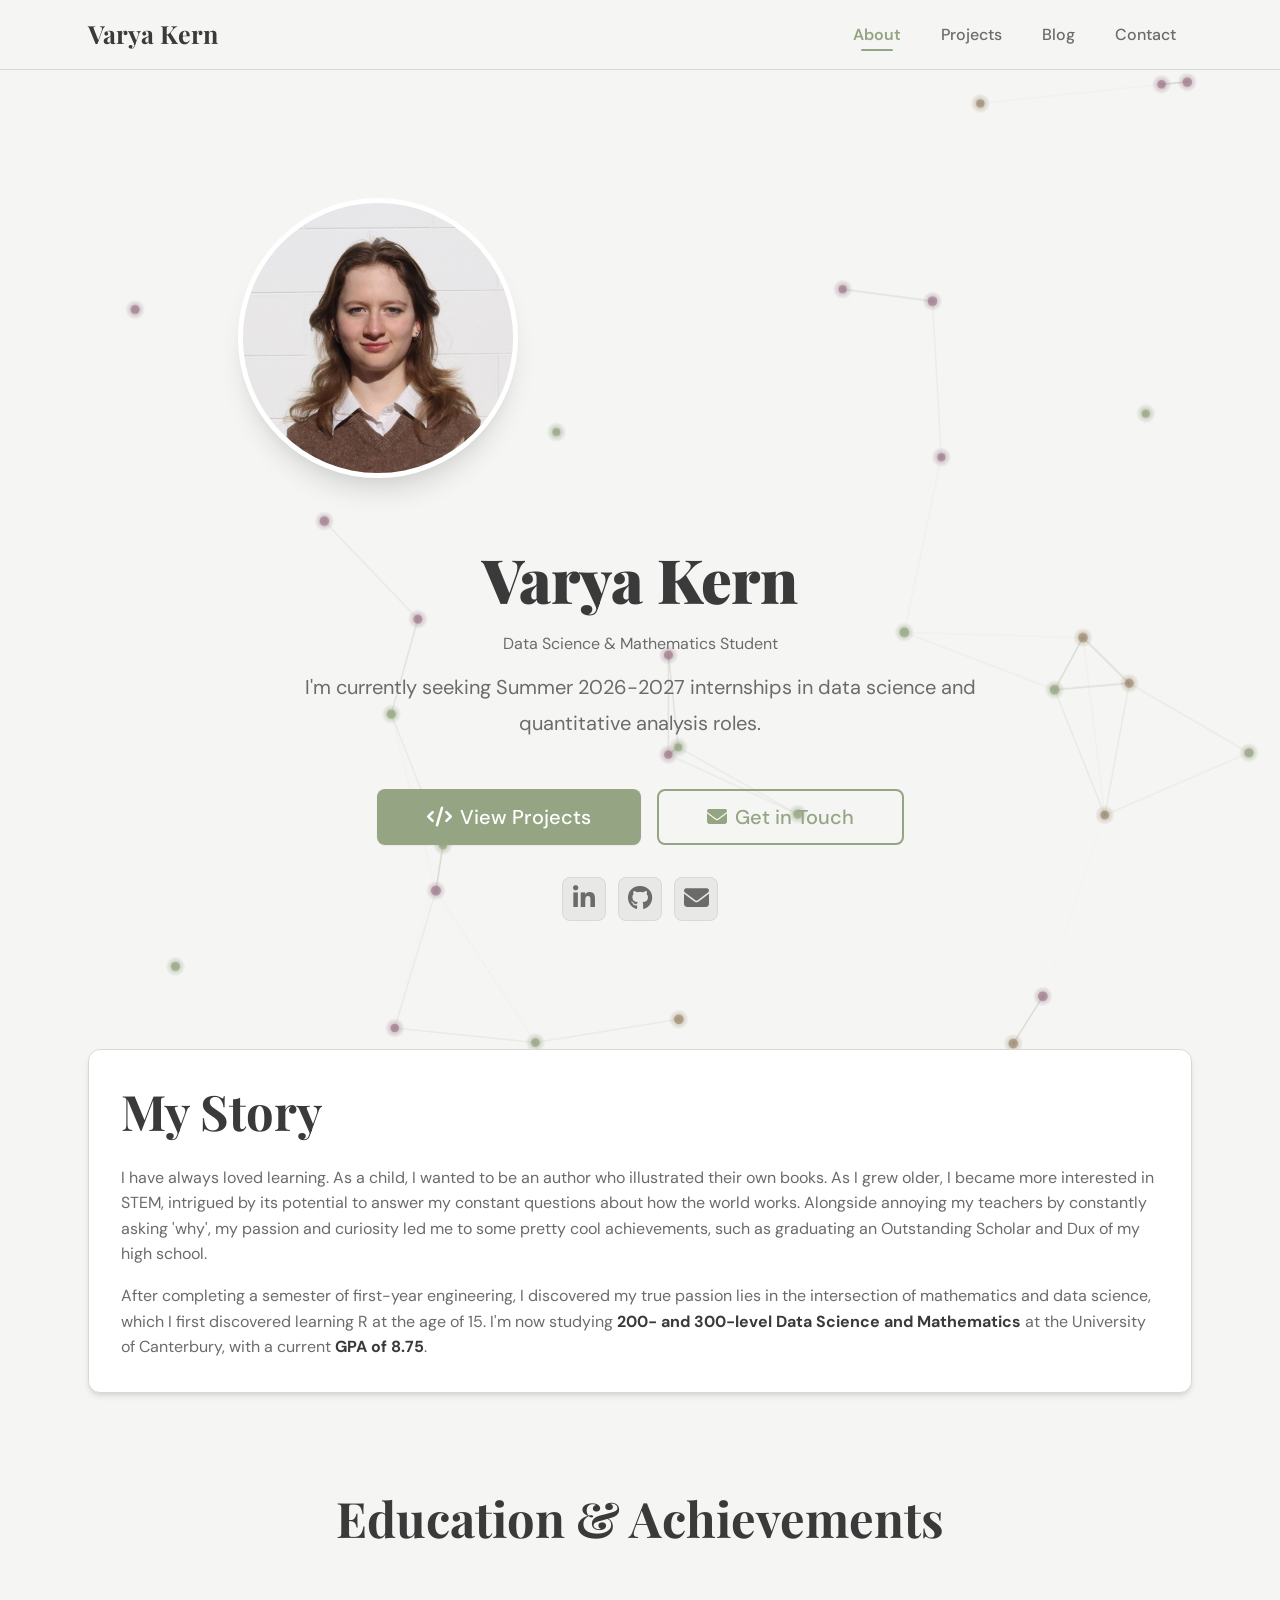
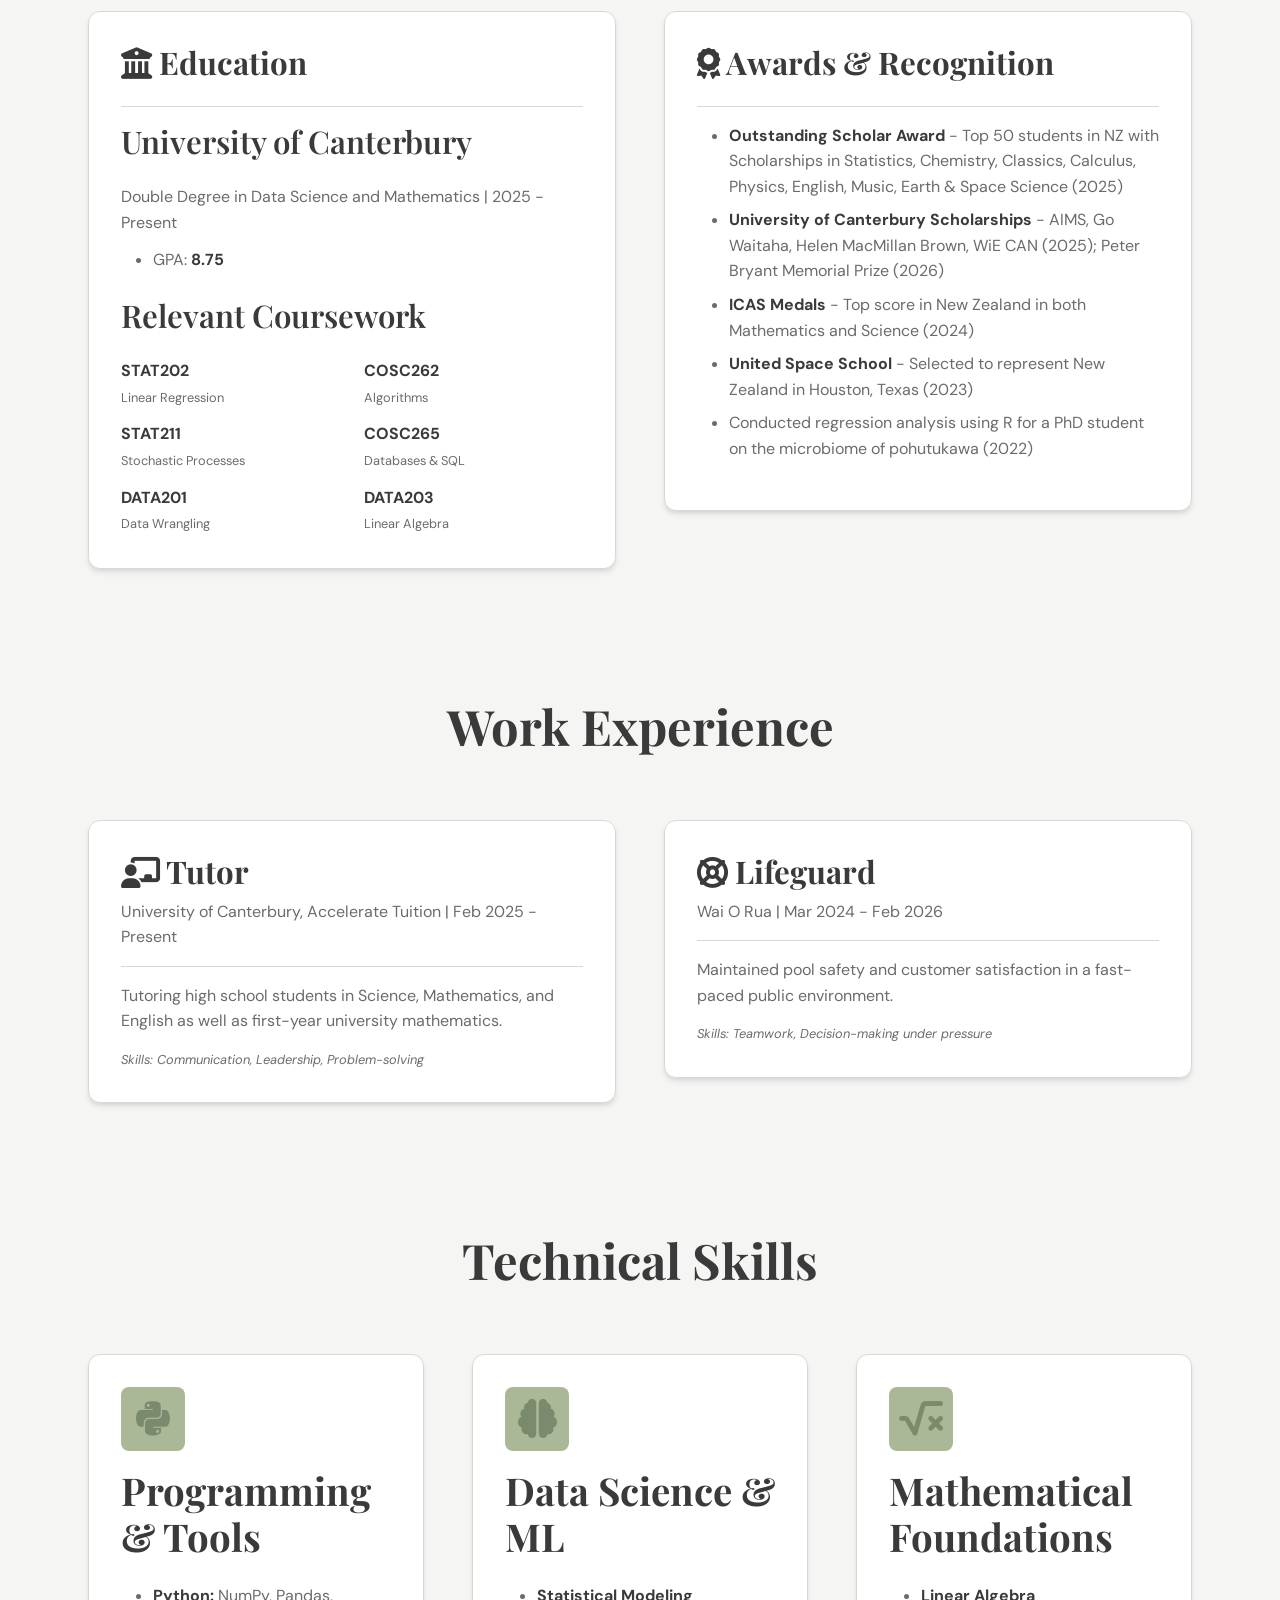
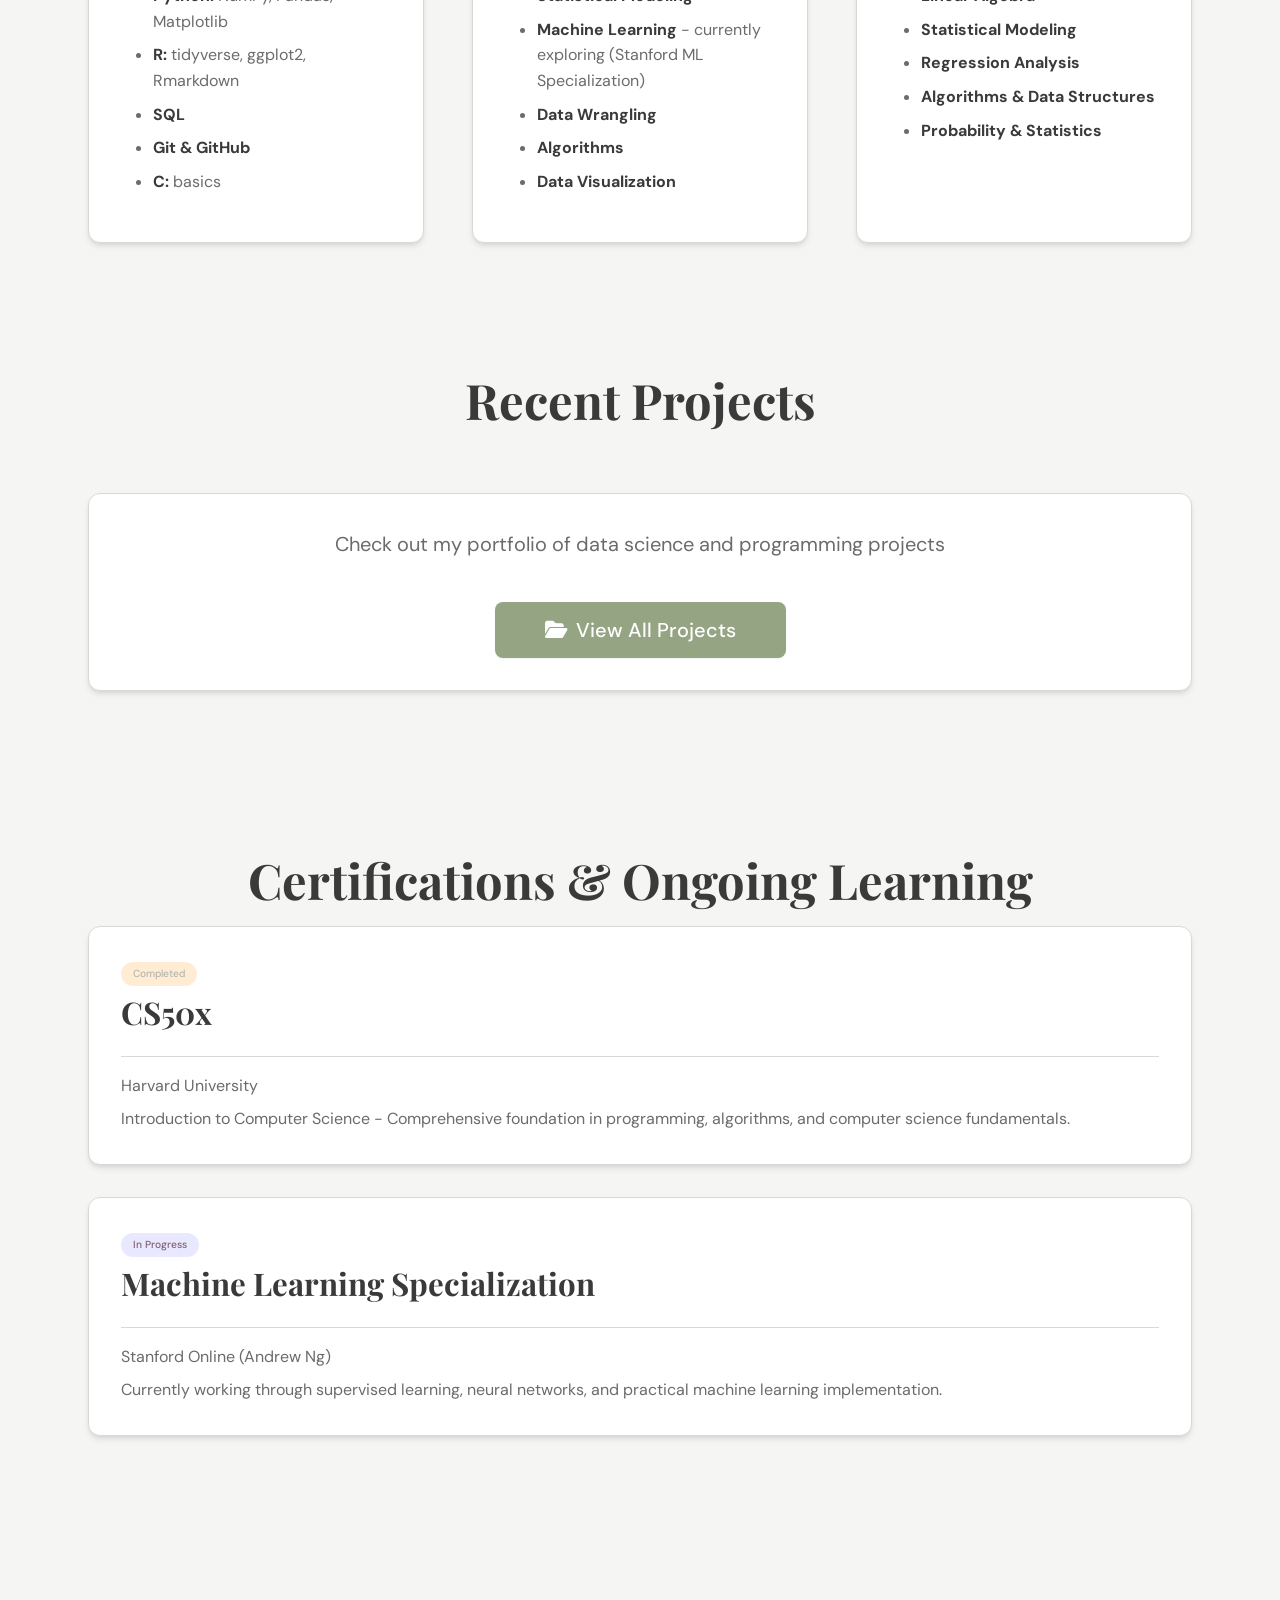
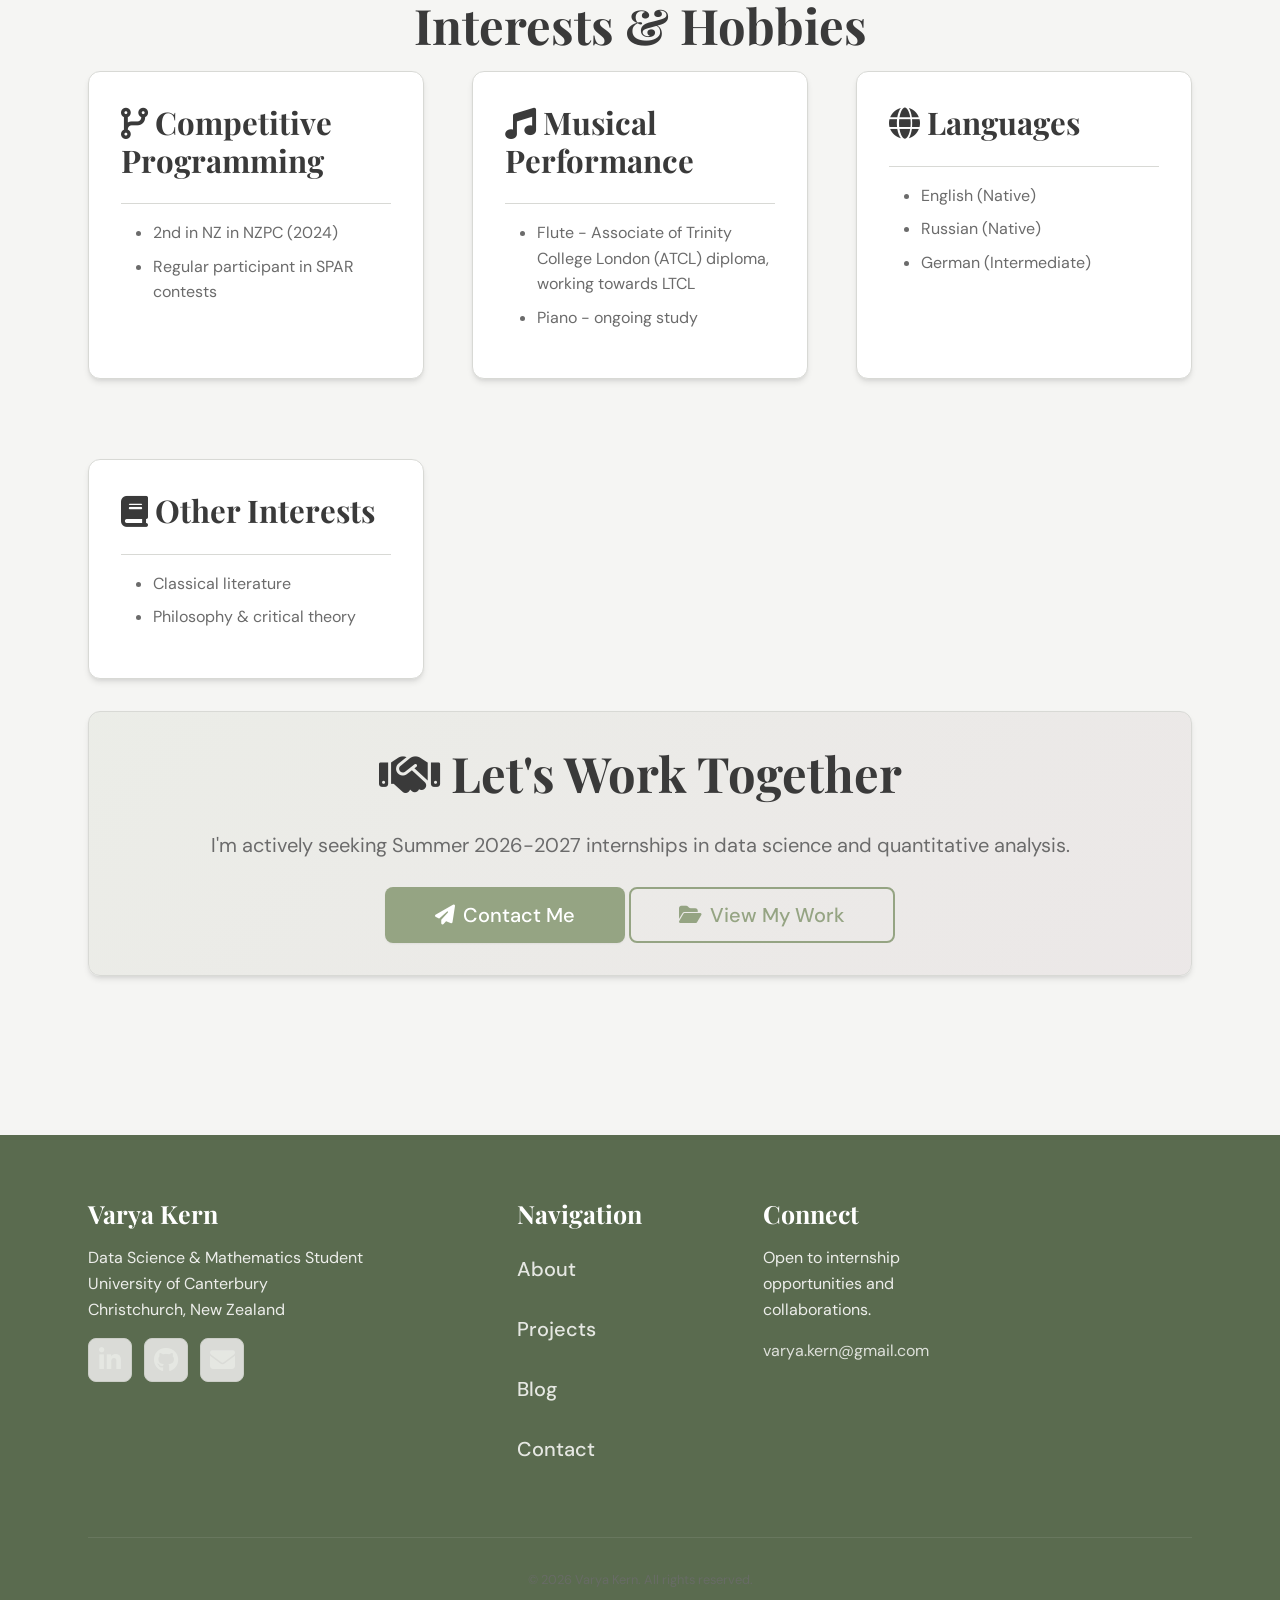
<file: index.html>
<!DOCTYPE html>
<html lang="en">
<head>
    <meta charset="UTF-8">
    <meta name="viewport" content="width=device-width, initial-scale=1.0">
    <meta name="description" content="Varya Kern - Data Science & Mathematics student seeking internships in quantitative analysis and data-driven roles.">
    <meta name="keywords" content="data science, mathematics, internship, quantitative analysis, Python, R">
    <meta name="author" content="Varya Kern">
    
    <title>Varya Kern | Data Science & Mathematics</title>
    
    <!-- Favicon -->
    <link rel="icon" type="image/svg+xml" href="/favicon.svg">
    
    <!-- CSS -->
    <link rel="stylesheet" href="css/reset.css">
    <link rel="stylesheet" href="css/variables.css">
    <link rel="stylesheet" href="css/typography.css">
    <link rel="stylesheet" href="css/base.css">
    <link rel="stylesheet" href="css/components.css">
    <link rel="stylesheet" href="css/layout.css">
    <link rel="stylesheet" href="css/animations.css">
    <link rel="stylesheet" href="css/responsive.css">
    
    <!-- Font Awesome -->
    <link rel="stylesheet" href="https://cdnjs.cloudflare.com/ajax/libs/font-awesome/6.4.0/css/all.min.css" integrity="sha512-iecdLmaskl7CVkqkXNQ/ZH/XLlvWZOJyj7Yy7tcenmpD1ypASozpmT/E0iPtmFIB46ZmdtAc9eNBvH0H/ZpiBw==" crossorigin="anonymous" referrerpolicy="no-referrer" />
</head>
<body>
    <!-- Skip to Main Content -->
    <a href="#main-content" class="skip-to-main">Skip to main content</a>
    
    <!-- Header / Navigation -->
    <header>
        <div class="container header-container">
            <a href="index.html" class="logo">Varya Kern</a>
            
            <!-- Desktop Navigation -->
            <nav class="nav-desktop" aria-label="Main navigation">
                <ul class="nav-links">
                    <li><a href="index.html" class="nav-link active">About</a></li>
                    <li><a href="projects.html" class="nav-link">Projects</a></li>
                    <li><a href="blog.html" class="nav-link">Blog</a></li>
                    <li><a href="contact.html" class="nav-link">Contact</a></li>
                </ul>
            </nav>
            
            <!-- Mobile Menu Toggle -->
            <button class="mobile-menu-toggle" aria-label="Toggle mobile menu" aria-expanded="false">
                <span class="hamburger"></span>
            </button>
        </div>
    </header>
    
    <!-- Mobile Navigation Drawer -->
    <nav class="nav-mobile" aria-label="Mobile navigation" aria-hidden="true">
        <ul class="nav-mobile-links">
            <li><a href="index.html" class="nav-mobile-link active">About</a></li>
            <li><a href="projects.html" class="nav-mobile-link">Projects</a></li>
            <li><a href="blog.html" class="nav-mobile-link">Blog</a></li>
            <li><a href="contact.html" class="nav-mobile-link">Contact</a></li>
        </ul>
    </nav>
    
    <!-- Mobile Overlay -->
    <div class="mobile-overlay"></div>
    
    <!-- Main Content -->
    <main id="main-content">
        <!-- Hero Section with Interactive Background -->
        <section class="hero">
            <canvas id="voronoi-canvas" class="hero-canvas" aria-hidden="true"></canvas>
            
            <div class="container hero-content">
                <div class="hero-image">
                    <img src="assets/images/headshot.jpg" alt="Varya Kern" class="avatar avatar-xl">
                </div>
                
                <h1 class="hero-title animate-fade-in-up">Varya Kern</h1>
                <p class="hero-subtitle animate-fade-in-up delay-100">Data Science & Mathematics Student</p>
                
                <p class="hero-description animate-fade-in-up delay-200">
                    I'm currently seeking Summer 2026-2027 internships in data science and quantitative analysis roles.
                </p>
                
                <div class="hero-cta animate-fade-in-up delay-300">
                    <a href="projects.html" class="btn btn-primary btn-lg">
                        <i class="fas fa-code"></i> View Projects
                    </a>
                    <a href="contact.html" class="btn btn-secondary btn-lg">
                        <i class="fas fa-envelope"></i> Get in Touch
                    </a>
                </div>
                
                <div class="social-links animate-fade-in-up delay-400" style="justify-content: center; margin-top: var(--space-5);">
                    <a href="https://www.linkedin.com/in/varya-kern/" class="social-link" target="_blank" rel="noopener noreferrer" aria-label="LinkedIn">
                        <i class="fab fa-linkedin-in"></i>
                    </a>
                    <a href="https://github.com/taffycheez" class="social-link" target="_blank" rel="noopener noreferrer" aria-label="GitHub">
                        <i class="fab fa-github"></i>
                    </a>
                    <a href="mailto:varya.kern@gmail.com" class="social-link" aria-label="Email">
                        <i class="fas fa-envelope"></i>
                    </a>
                </div>
            </div>
        </section>
        
        <!-- About Section -->
        <section class="container">
            <div class="card fade-in-section hover-lift">
                <div class="card-body">
                    <h2>My Story</h2>
                    <p>
                        I have always loved learning. As a child, I wanted to be an author who illustrated their own books. As I 
                        grew older, I became more interested in STEM, intrigued by its potential to answer my constant questions
                        about how the world works. Alongside annoying my teachers by constantly asking 'why', my passion and curiosity
                        led me to some pretty cool achievements, such as graduating an Outstanding Scholar and Dux of my high school. 
                    </p>
                    <p>
                        After completing a semester of first-year engineering, I discovered my true passion lies in the
                        intersection of mathematics and data science, which I first discovered learning R at the age of 15. I'm now 
                        studying <strong>200- and 300-level Data Science and Mathematics</strong> at the University of Canterbury, with a current 
                        <strong>GPA of 8.75</strong>.
                    </p>
                </div>
            </div>
        </section>
        
        <!-- Education & Achievement Section -->
        <section class="container">
            <div class="section-header fade-in-section">
                <h2 class="section-title">Education & Achievements</h2>
            </div>
            
            <div class="two-column">
                <div class="card fade-in-section">
                    <div class="card-header">
                        <h3 class="card-title"><i class="fas fa-university"></i> Education</h3>
                    </div>
                    <div class="card-body">
                        <h4>University of Canterbury</h4>
                        <p class="text-secondary mb-3">Double Degree in Data Science and Mathematics | 2025 - Present</p>
                        <ul>
                            <li>GPA: <strong>8.75</strong></li>
                        </ul>
                        
                        <div class="mt-5">
                            <h4>Relevant Coursework</h4>
                            <div class="two-column mt-3" style="gap: var(--space-5); align-items: start;">
                                <div>
                                    <p class="mb-3"><strong>STAT202</strong><br><span class="text-sm text-secondary">Linear Regression</span></p>
                                    <p class="mb-3"><strong>STAT211</strong><br><span class="text-sm text-secondary">Stochastic Processes</span></p>
                                    <p class="mb-3"><strong>DATA201</strong><br><span class="text-sm text-secondary">Data Wrangling</span></p>
                                </div>
                                <div>
                                    <p class="mb-3"><strong>COSC262</strong><br><span class="text-sm text-secondary">Algorithms</span></p>
                                    <p class="mb-3"><strong>COSC265</strong><br><span class="text-sm text-secondary">Databases & SQL</span></p>
                                    <p class="mb-3"><strong>DATA203</strong><br><span class="text-sm text-secondary">Linear Algebra</span></p>
                                </div>
                            </div>
                        </div>
                    </div>
                </div>
                
                <div class="card fade-in-section">
                    <div class="card-header">
                        <h3 class="card-title"><i class="fas fa-award"></i> Awards & Recognition</h3>
                    </div>
                    <div class="card-body">
                        <ul>
                            <li><strong>Outstanding Scholar Award</strong> - Top 50 students in NZ with Scholarships in Statistics, Chemistry, Classics, Calculus, Physics, English, Music, Earth & Space Science (2025)</li>
                            <li><strong>University of Canterbury Scholarships</strong> - AIMS, Go Waitaha, Helen MacMillan Brown, WiE CAN (2025); Peter Bryant Memorial Prize (2026)</li>
                            <li><strong>ICAS Medals</strong> - Top score in New Zealand in both Mathematics and Science (2024)</li>
                            <li><strong>United Space School</strong> - Selected to represent New Zealand in Houston, Texas (2023)</li>
                            <li>Conducted regression analysis using R for a PhD student on the microbiome of pohutukawa (2022)</li>
                        </ul>
                    </div>
                </div>
            </div>
        </section>
        
        <!-- Work Experience Section -->
        <section class="container">
            <div class="section-header fade-in-section">
                <h2 class="section-title">Work Experience</h2>
            </div>
            
            <div class="two-column">
                <div class="card fade-in-section">
                    <div class="card-header">
                        <h3 class="card-title"><i class="fas fa-chalkboard-teacher"></i> Tutor</h3>
                        <p class="text-secondary">University of Canterbury, Accelerate Tuition | Feb 2025 - Present</p>
                    </div>
                    <div class="card-body">
                        <p>Tutoring high school students in Science, Mathematics, and English as well as first-year university mathematics.</p>
                        <p class="mt-2 text-sm text-secondary"><em>Skills: Communication, Leadership, Problem-solving</em></p>
                    </div>
                </div>
                
                <div class="card fade-in-section">
                    <div class="card-header">
                        <h3 class="card-title"><i class="fas fa-life-ring"></i> Lifeguard</h3>
                        <p class="text-secondary">Wai O Rua | Mar 2024 - Feb 2026</p>
                    </div>
                    <div class="card-body">
                        <p>Maintained pool safety and customer satisfaction in a fast-paced public environment.</p>
                        <p class="mt-2 text-sm text-secondary"><em>Skills: Teamwork, Decision-making under pressure</em></p>
                    </div>
                </div>
            </div>
        </section>
        
        <!-- Skills Section -->
        <section class="container">
            <div class="section-header fade-in-section">
                <h2 class="section-title">Technical Skills</h2>
            </div>
            
            <div class="grid-auto fade-in-section">
                <div class="card">
                    <div class="icon-wrapper icon-wrapper-lg">
                        <i class="fab fa-python"></i>
                    </div>
                    <h3 class="mt-4">Programming & Tools</h3>
                    <ul class="mt-4">
                        <li><strong>Python:</strong> NumPy, Pandas, Matplotlib</li>
                        <li><strong>R:</strong> tidyverse, ggplot2, Rmarkdown</li>
                        <li><strong>SQL</strong></li>
                        <li><strong>Git & GitHub</strong></li>
                        <li><strong>C:</strong> basics</li>
                    </ul>
                </div>
                
                <div class="card">
                    <div class="icon-wrapper icon-wrapper-lg">
                        <i class="fas fa-brain"></i>
                    </div>
                    <h3 class="mt-4">Data Science & ML</h3>
                    <ul class="mt-4">
                        <li><strong>Statistical Modeling</strong></li>
                        <li><strong>Machine Learning</strong> - currently exploring (Stanford ML Specialization)</li>
                        <li><strong>Data Wrangling</strong></li>
                        <li><strong>Algorithms</strong></li>
                        <li><strong>Data Visualization</strong></li>
                    </ul>
                </div>
                
                <div class="card">
                    <div class="icon-wrapper icon-wrapper-lg">
                        <i class="fas fa-square-root-alt"></i>
                    </div>
                    <h3 class="mt-4">Mathematical Foundations</h3>
                    <ul class="mt-4">
                        <li><strong>Linear Algebra</strong></li>
                        <li><strong>Statistical Modeling</strong></li>
                        <li><strong>Regression Analysis</strong></li>
                        <li><strong>Algorithms & Data Structures</strong></li>
                        <li><strong>Probability & Statistics</strong></li>
                    </ul>
                </div>
            </div>
        </section>
        
        <!-- Projects Highlight -->
        <section class="container">
            <div class="section-header fade-in-section">
                <h2 class="section-title">Recent Projects</h2>
            </div>
            
            <div class="card fade-in-section">
                <div class="card-body text-center">
                    <p class="lead">Check out my portfolio of data science and programming projects</p>
                    <a href="projects.html" class="btn btn-primary btn-lg mt-5">
                        <i class="fas fa-folder-open"></i> View All Projects
                    </a>
                </div>
            </div>
        </section>
        
        <!-- Certifications Section -->
        <section class="container" style="margin-top: var(--space-20);">
            <h2 class="section-title text-center fade-in-section">Certifications & Ongoing Learning</h2>
            
            <div class="grid-auto-large fade-in-section">
                <div class="card">
                    <div class="card-header">
                        <span class="badge badge-accent">Completed</span>
                        <h3 class="card-title mt-2">CS50x</h3>
                    </div>
                    <div class="card-body">
                        <p class="text-secondary mb-2">Harvard University</p>
                        <p>Introduction to Computer Science - Comprehensive foundation in programming, algorithms, and computer science fundamentals.</p>
                    </div>
                </div>
                
                <div class="card">
                    <div class="card-header">
                        <span class="badge badge-secondary">In Progress</span>
                        <h3 class="card-title mt-2">Machine Learning Specialization</h3>
                    </div>
                    <div class="card-body">
                        <p class="text-secondary mb-2">Stanford Online (Andrew Ng)</p>
                        <p>Currently working through supervised learning, neural networks, and practical machine learning implementation.</p>
                    </div>
                </div>
            </div>
        </section>
        
        <!-- Interests & Hobbies Section -->
        <section class="container" style="margin-top: var(--space-20);">
            <h2 class="section-title text-center fade-in-section">Interests & Hobbies</h2>
            
            <div class="grid-auto fade-in-section">
                <div class="card">
                    <div class="card-header">
                        <h3 class="card-title"><i class="fas fa-code-branch"></i> Competitive Programming</h3>
                    </div>
                    <div class="card-body">
                        <ul>
                            <li>2nd in NZ in NZPC (2024)</li>
                            <li>Regular participant in SPAR contests</li>
                        </ul>
                    </div>
                </div>
                
                <div class="card">
                    <div class="card-header">
                        <h3 class="card-title"><i class="fas fa-music"></i> Musical Performance</h3>
                    </div>
                    <div class="card-body">
                        <ul>
                            <li>Flute - Associate of Trinity College London (ATCL) diploma, working towards LTCL</li>
                            <li>Piano - ongoing study</li>
                        </ul>
                    </div>
                </div>
                
                <div class="card">
                    <div class="card-header">
                        <h3 class="card-title"><i class="fas fa-globe"></i> Languages</h3>
                    </div>
                    <div class="card-body">
                        <ul>
                            <li>English (Native)</li>
                            <li>Russian (Native)</li>
                            <li>German (Intermediate)</li>
                        </ul>
                    </div>
                </div>
                
                <div class="card">
                    <div class="card-header">
                        <h3 class="card-title"><i class="fas fa-book"></i> Other Interests</h3>
                    </div>
                    <div class="card-body">
                        <ul>
                            <li>Classical literature</li>
                            <li>Philosophy & critical theory</li>
                        </ul>
                    </div>
                </div>
            </div>
        </section>
        
        <!-- CTA Section -->
        <section class="container text-center">
            <div class="card fade-in-section" style="background: linear-gradient(135deg, rgba(149, 164, 131, 0.1), rgba(152, 114, 132, 0.1));">
                <div class="card-body">
                    <h2><i class="fas fa-handshake"></i> Let's Work Together</h2>
                    <p class="lead mt-4">
                        I'm actively seeking Summer 2026-2027 internships in data science and quantitative analysis.
                    </p>
                    <div class="d-flex gap-4 justify-content-center mt-5 flex-wrap">
                        <a href="contact.html" class="btn btn-primary btn-lg">
                            <i class="fas fa-paper-plane"></i> Contact Me
                        </a>
                        <a href="projects.html" class="btn btn-secondary btn-lg">
                            <i class="fas fa-folder-open"></i> View My Work
                        </a>
                    </div>
                </div>
            </div>
        </section>
    </main>
    
    <!-- Footer -->
    <footer>
        <div class="container">
            <div class="footer-content">
                <div class="footer-section">
                    <h3>Varya Kern</h3>
                    <p>Data Science & Mathematics Student<br>
                    University of Canterbury<br>
                    Christchurch, New Zealand</p>
                    <div class="social-links">
                        <a href="https://www.linkedin.com/in/varya-kern-a25baa2a2/" class="social-link" target="_blank" rel="noopener noreferrer" aria-label="LinkedIn">
                            <i class="fab fa-linkedin-in"></i>
                        </a>
                        <a href="https://github.com/taffycheez" class="social-link" target="_blank" rel="noopener noreferrer" aria-label="GitHub">
                            <i class="fab fa-github"></i>
                        </a>
                        <a href="mailto:varya.kern@gmail.com" class="social-link" aria-label="Email">
                            <i class="fas fa-envelope"></i>
                        </a>
                    </div>
                </div>
                
                <div class="footer-section">
                    <h3>Navigation</h3>
                    <ul class="footer-links">
                        <li><a href="index.html">About</a></li>
                        <li><a href="projects.html">Projects</a></li>
                        <li><a href="blog.html">Blog</a></li>
                        <li><a href="contact.html">Contact</a></li>
                    </ul>
                </div>
                
                <div class="footer-section">
                    <h3>Connect</h3>
                    <p>Open to internship opportunities and collaborations.</p>
                    <p><a href="mailto:varya.kern@gmail.com">varya.kern@gmail.com</a></p>
                </div>
            </div>
            
            <div class="footer-bottom">
                <p>&copy; 2026 Varya Kern. All rights reserved.</p>
            </div>
        </div>
    </footer>
    
    <!-- JavaScript -->
    <script src="js/voronoi-visualizer.js"></script>
    <script src="js/navigation.js"></script>
    <script src="js/scroll-animations.js"></script>
    <script src="js/main.js"></script>
</body>
</html>
</file>
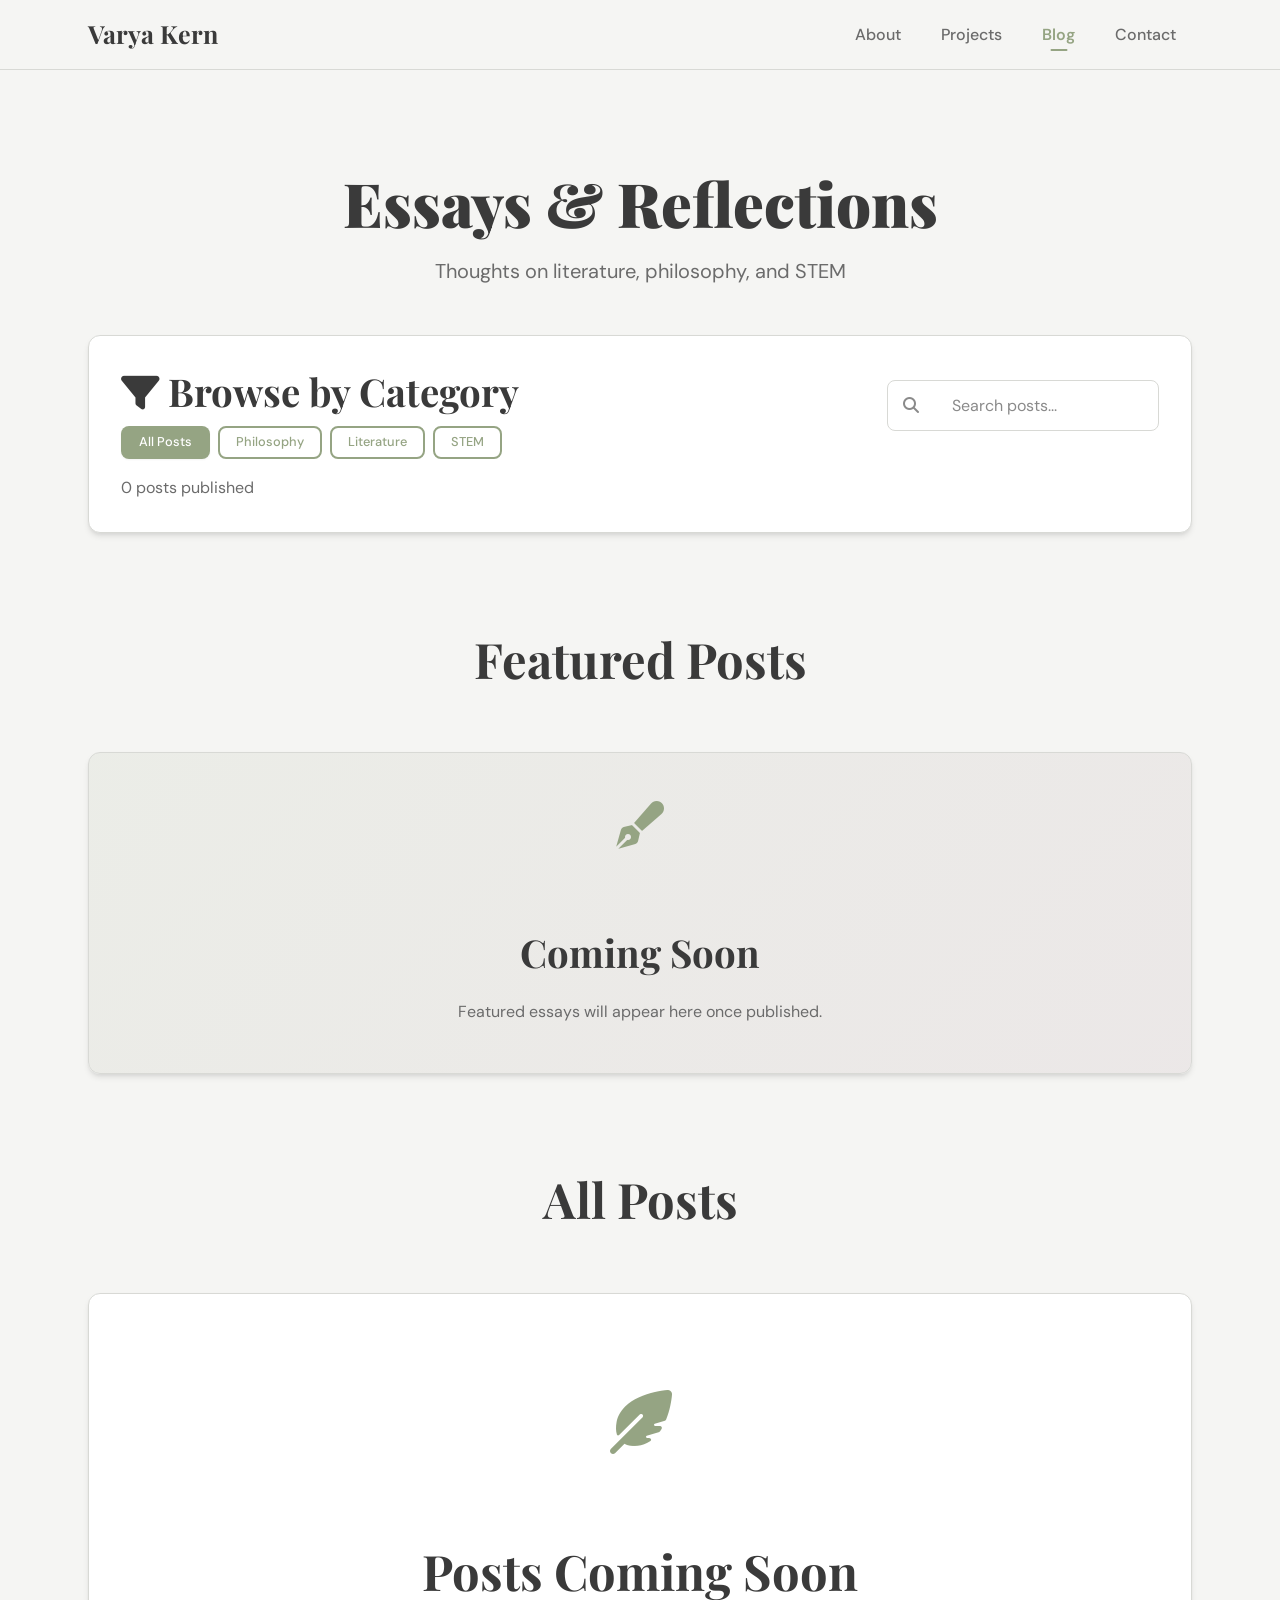
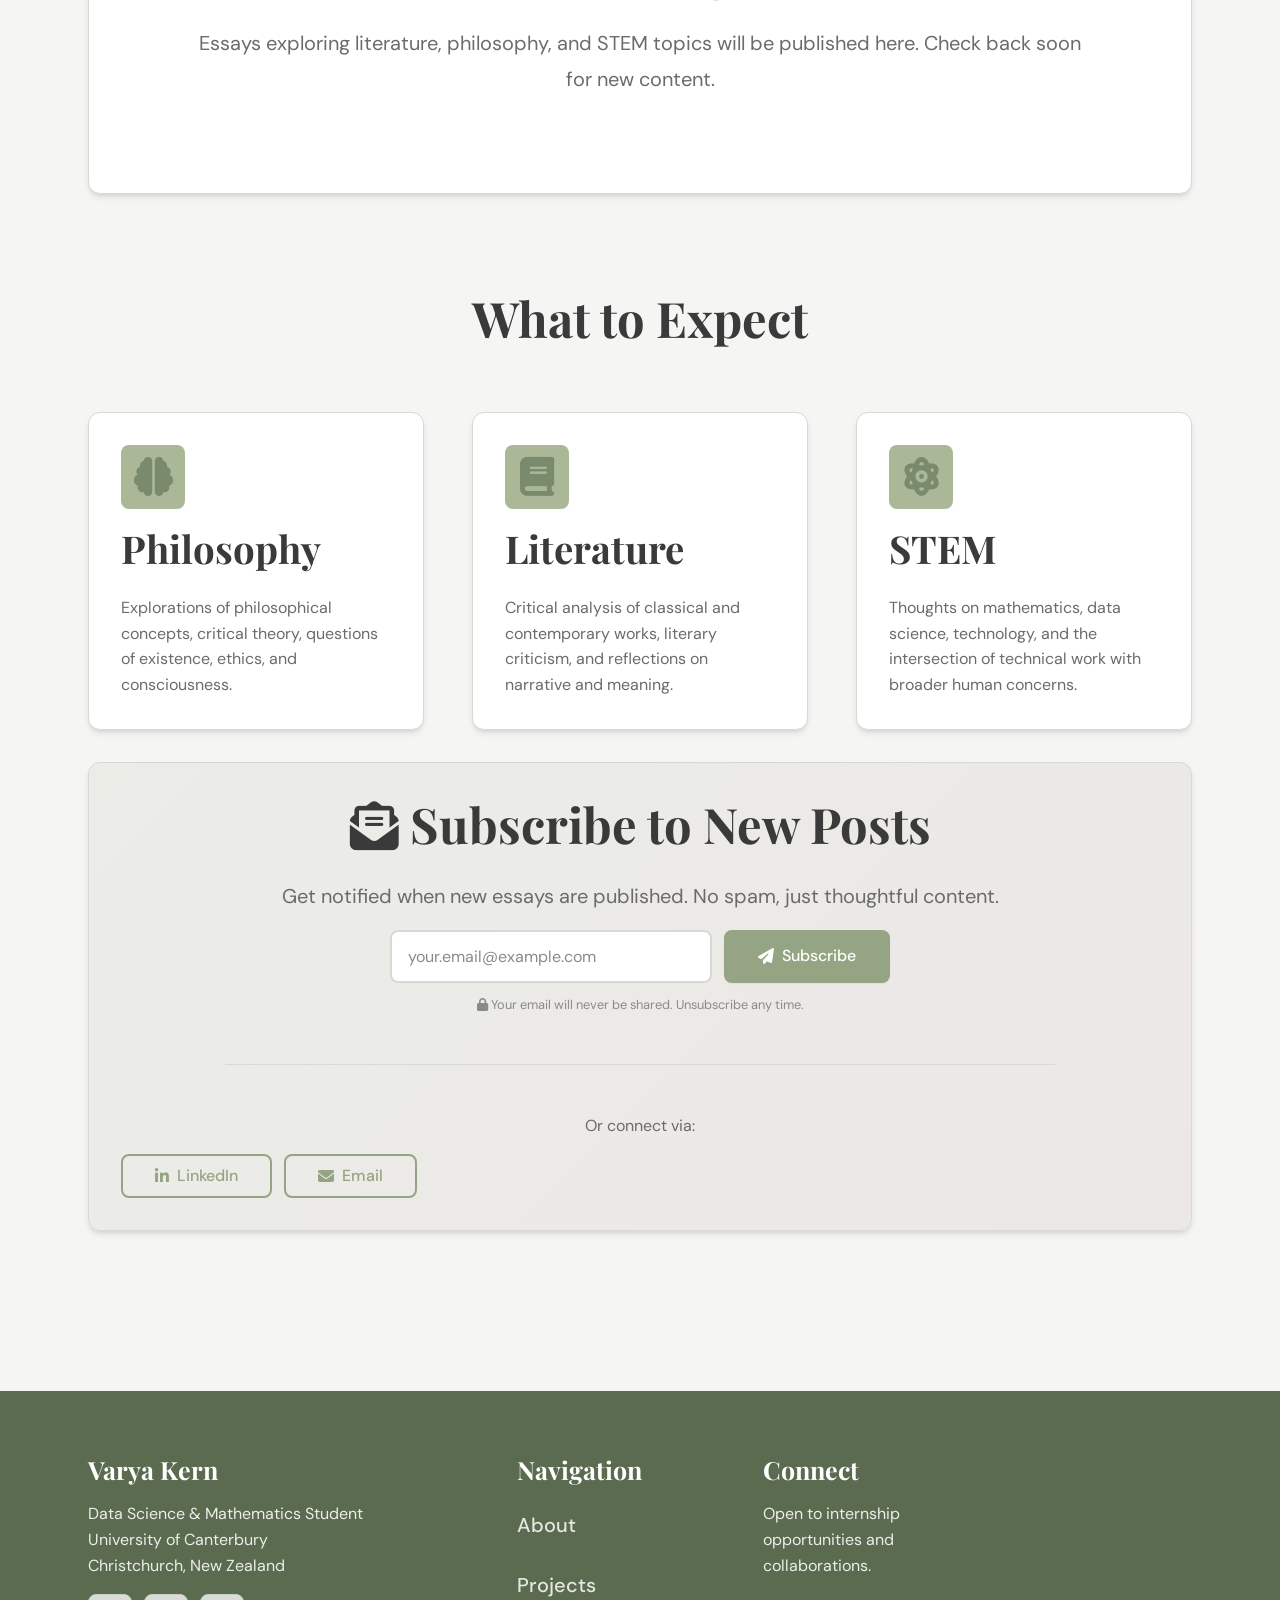
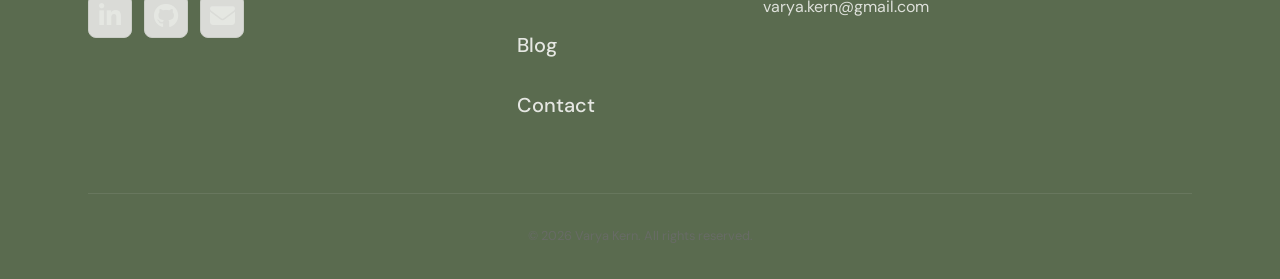
<file: blog.html>
<!DOCTYPE html>
<html lang="en">
<head>
    <meta charset="UTF-8">
    <meta name="viewport" content="width=device-width, initial-scale=1.0">
    <meta name="description" content="Blog by Varya Kern - Essays on literature, philosophy, and STEM topics">
    <meta name="keywords" content="blog, literature, philosophy, STEM, essays">
    <meta name="author" content="Varya Kern">
    
    <title>Blog | Varya Kern</title>
    
    <!-- Favicon -->
    <link rel="icon" type="image/svg+xml" href="/favicon.svg">
    
    <!-- CSS -->
    <link rel="stylesheet" href="css/reset.css">
    <link rel="stylesheet" href="css/variables.css">
    <link rel="stylesheet" href="css/typography.css">
    <link rel="stylesheet" href="css/base.css">
    <link rel="stylesheet" href="css/components.css">
    <link rel="stylesheet" href="css/layout.css">
    <link rel="stylesheet" href="css/animations.css">
    <link rel="stylesheet" href="css/responsive.css">
    
    <!-- Font Awesome -->
    <link rel="stylesheet" href="https://cdnjs.cloudflare.com/ajax/libs/font-awesome/6.4.0/css/all.min.css" integrity="sha512-iecdLmaskl7CVkqkXNQ/ZH/XLlvWZOJyj7Yy7tcenmpD1ypASozpmT/E0iPtmFIB46ZmdtAc9eNBvH0H/ZpiBw==" crossorigin="anonymous" referrerpolicy="no-referrer" />
</head>
<body>
    <!-- Skip to Main Content -->
    <a href="#main-content" class="skip-to-main">Skip to main content</a>
    
    <!-- Header / Navigation -->
    <header>
        <div class="container header-container">
            <a href="index.html" class="logo">Varya Kern</a>
            
            <!-- Desktop Navigation -->
            <nav class="nav-desktop" aria-label="Main navigation">
                <ul class="nav-links">
                    <li><a href="index.html" class="nav-link">About</a></li>
                    <li><a href="projects.html" class="nav-link">Projects</a></li>
                    <li><a href="blog.html" class="nav-link active">Blog</a></li>
                    <li><a href="contact.html" class="nav-link">Contact</a></li>
                </ul>
            </nav>
            
            <!-- Mobile Menu Toggle -->
            <button class="mobile-menu-toggle" aria-label="Toggle mobile menu" aria-expanded="false">
                <span class="hamburger"></span>
            </button>
        </div>
    </header>
    
    <!-- Mobile Navigation Drawer -->
    <nav class="nav-mobile" aria-label="Mobile navigation" aria-hidden="true">
        <ul class="nav-mobile-links">
            <li><a href="index.html" class="nav-mobile-link">About</a></li>
            <li><a href="projects.html" class="nav-mobile-link">Projects</a></li>
            <li><a href="blog.html" class="nav-mobile-link active">Blog</a></li>
            <li><a href="contact.html" class="nav-mobile-link">Contact</a></li>
        </ul>
    </nav>
    
    <!-- Mobile Overlay -->
    <div class="mobile-overlay"></div>
    
    <!-- Main Content -->
    <main id="main-content">
        <!-- Page Header -->
        <div class="page-header">
            <div class="container">
                <h1 class="page-title animate-fade-in-up">Essays & Reflections</h1>
                <p class="page-description animate-fade-in-up delay-100">
                    Thoughts on literature, philosophy, and STEM
                </p>
            </div>
        </div>
        
        <!-- Filter Controls -->
        <section class="container">
            <div class="card fade-in-section">
                <div class="card-body">
                    <div class="flex-between flex-wrap gap-4">
                        <div>
                            <h3 class="mb-3"><i class="fas fa-filter"></i> Browse by Category</h3>
                            <div class="flex gap-2 flex-wrap">
                                <button class="btn btn-sm btn-primary active" data-filter="all">All Posts</button>
                                <button class="btn btn-sm btn-secondary" data-filter="philosophy">Philosophy</button>
                                <button class="btn btn-sm btn-secondary" data-filter="literature">Literature</button>
                                <button class="btn btn-sm btn-secondary" data-filter="stem">STEM</button>
                            </div>
                        </div>
                        <div>
                            <div class="input-group">
                                <i class="fas fa-search input-icon"></i>
                                <input type="text" id="blog-search" placeholder="Search posts..." style="padding-left: var(--space-10);">
                            </div>
                        </div>
                    </div>
                    <p class="mt-4 text-secondary">
                        <span id="post-count">0 posts</span> published
                    </p>
                </div>
            </div>
        </section>
        
        <!-- Featured Posts Section -->
        <section class="container">
            <div class="section-header fade-in-section">
                <h2 class="section-title">Featured Posts</h2>
            </div>
            
            <div class="card fade-in-section text-center" style="background: linear-gradient(135deg, rgba(149, 164, 131, 0.1), rgba(152, 114, 132, 0.1)); padding: var(--space-8);">
                <i class="fas fa-pen-fancy" style="font-size: 3rem; color: var(--color-primary); margin-bottom: var(--space-4);"></i>
                <h3>Coming Soon</h3>
                <p class="text-secondary mt-3">Featured essays will appear here once published.</p>
            </div>
        </section>
        
        <!-- Blog Post Catalog -->
        <section class="container">
            <div class="section-header fade-in-section">
                <h2 class="section-title">All Posts</h2>
            </div>
            
            <!-- Posts Grid - This will be populated with blog posts -->
            <div class="grid-auto blog-posts-grid" id="blog-posts-grid">
                <!-- Blog posts will be added here -->
                <!-- Example structure for when you add posts:
                
                <article class="card hover-lift fade-in-section" data-category="philosophy" data-tags="nonduality,eastern philosophy">
                    <div class="card-header">
                        <span class="badge">Philosophy</span>
                        <span class="text-sm text-tertiary mt-2">May 15, 2026</span>
                    </div>
                    <div class="card-body">
                        <h3 class="card-title">Post Title Here</h3>
                        <p class="text-secondary">
                            Brief excerpt or summary of the blog post content goes here...
                        </p>
                    </div>
                    <div class="card-footer">
                        <a href="blog/posts/post-slug.html" class="btn btn-sm btn-primary">
                            <i class="fas fa-book-open"></i> Read Post
                        </a>
                        <span class="text-sm text-tertiary">5 min read</span>
                    </div>
                </article>
                
                -->
            </div>
            
            <!-- Placeholder when no posts -->
            <div class="card fade-in-section text-center" id="no-posts-message">
                <div class="card-body" style="padding: var(--space-10);">
                    <i class="fas fa-feather-alt" style="font-size: 4rem; color: var(--color-primary); margin-bottom: var(--space-5);"></i>
                    <h2>Posts Coming Soon</h2>
                    <p class="lead mt-4 max-w-prose" style="margin-left: auto; margin-right: auto;">
                        Essays exploring literature, philosophy, and STEM topics will be published here.
                        Check back soon for new content.
                    </p>
                </div>
            </div>
        </section>
        
        <!-- Category Descriptions -->
        <section class="container">
            <div class="section-header fade-in-section">
                <h2 class="section-title">What to Expect</h2>
            </div>
            
            <div class="grid-auto fade-in-section">
                <div class="card">
                    <div class="icon-wrapper icon-wrapper-lg">
                        <i class="fas fa-brain"></i>
                    </div>
                    <h3 class="mt-4">Philosophy</h3>
                    <p class="text-secondary mt-3">
                        Explorations of philosophical concepts, critical theory, questions of existence, 
                        ethics, and consciousness.
                    </p>
                </div>
                
                <div class="card">
                    <div class="icon-wrapper icon-wrapper-lg">
                        <i class="fas fa-book"></i>
                    </div>
                    <h3 class="mt-4">Literature</h3>
                    <p class="text-secondary mt-3">
                        Critical analysis of classical and contemporary works, literary criticism, 
                        and reflections on narrative and meaning.
                    </p>
                </div>
                
                <div class="card">
                    <div class="icon-wrapper icon-wrapper-lg">
                        <i class="fas fa-atom"></i>
                    </div>
                    <h3 class="mt-4">STEM</h3>
                    <p class="text-secondary mt-3">
                        Thoughts on mathematics, data science, technology, and the intersection 
                        of technical work with broader human concerns.
                    </p>
                </div>
            </div>
        </section>
        
        <!-- Newsletter Subscribe Section -->
        <section class="container">
            <div class="card fade-in-section text-center" style="background: linear-gradient(135deg, rgba(149, 164, 131, 0.1), rgba(152, 114, 132, 0.1));">
                <div class="card-body">
                    <h2><i class="fas fa-envelope-open-text"></i> Subscribe to New Posts</h2>
                    <p class="lead mt-4">
                        Get notified when new essays are published. No spam, just thoughtful content.
                    </p>
                    
                    <!-- Newsletter Signup Form -->
                    <div class="newsletter-form mt-5" style="max-width: 500px; margin: 0 auto;">
                        <!-- Replace action URL with your Mailchimp/Buttondown/ConvertKit URL -->
                        <form action="#" method="post" class="flex gap-3">
                            <input type="email" name="email" placeholder="your.email@example.com" required
                                   style="flex: 1; padding: var(--space-3) var(--space-4); border: 2px solid var(--color-border); border-radius: var(--radius-md); font-size: var(--font-size-base);">
                            <button type="submit" class="btn btn-primary" style="white-space: nowrap;">
                                <i class="fas fa-paper-plane"></i> Subscribe
                            </button>
                        </form>
                        <p class="text-sm text-tertiary mt-3">
                            <i class="fas fa-lock"></i> Your email will never be shared. Unsubscribe any time.
                        </p>
                    </div>
                    
                    <div class="divider" style="margin: var(--space-8) auto; width: 80%;"></div>
                    
                    <p class="text-secondary">Or connect via:</p>
                    <div class="flex gap-3 justify-content-center mt-4">
                        <a href="https://www.linkedin.com/in/varya-kern-a25baa2a2/" class="btn btn-secondary" target="_blank" rel="noopener">
                            <i class="fab fa-linkedin-in"></i> LinkedIn
                        </a>
                        <a href="contact.html" class="btn btn-secondary">
                            <i class="fas fa-envelope"></i> Email
                        </a>
                    </div>
                </div>
            </div>
        </section>
    </main>
    
    <!-- Footer -->
    <footer>
        <div class="container">
            <div class="footer-content">
                <div class="footer-section">
                    <h3>Varya Kern</h3>
                    <p>Data Science & Mathematics Student<br>
                    University of Canterbury<br>
                    Christchurch, New Zealand</p>
                    <div class="social-links">
                        <a href="https://www.linkedin.com/in/varya-kern/" class="social-link" target="_blank" rel="noopener noreferrer" aria-label="LinkedIn">
                            <i class="fab fa-linkedin-in"></i>
                        </a>
                        <a href="https://github.com/taffycheez" class="social-link" target="_blank" rel="noopener noreferrer" aria-label="GitHub">
                            <i class="fab fa-github"></i>
                        </a>
                        <a href="mailto:varya.kern@gmail.com" class="social-link" aria-label="Email">
                            <i class="fas fa-envelope"></i>
                        </a>
                    </div>
                </div>
                
                <div class="footer-section">
                    <h3>Navigation</h3>
                    <ul class="footer-links">
                        <li><a href="index.html">About</a></li>
                        <li><a href="projects.html">Projects</a></li>
                        <li><a href="blog.html">Blog</a></li>
                        <li><a href="contact.html">Contact</a></li>
                    </ul>
                </div>
                
                <div class="footer-section">
                    <h3>Connect</h3>
                    <p>Open to internship opportunities and collaborations.</p>
                    <p><a href="mailto:varya.kern@gmail.com">varya.kern@gmail.com</a></p>
                </div>
            </div>
            
            <div class="footer-bottom">
                <p>&copy; 2026 Varya Kern. All rights reserved.</p>
            </div>
        </div>
    </footer>
    
    <!-- JavaScript -->
    <script src="js/navigation.js"></script>
    <script src="js/scroll-animations.js"></script>
    <script src="js/blog-filter.js"></script>
    <script src="js/main.js"></script>
</body>
</html>
</file>
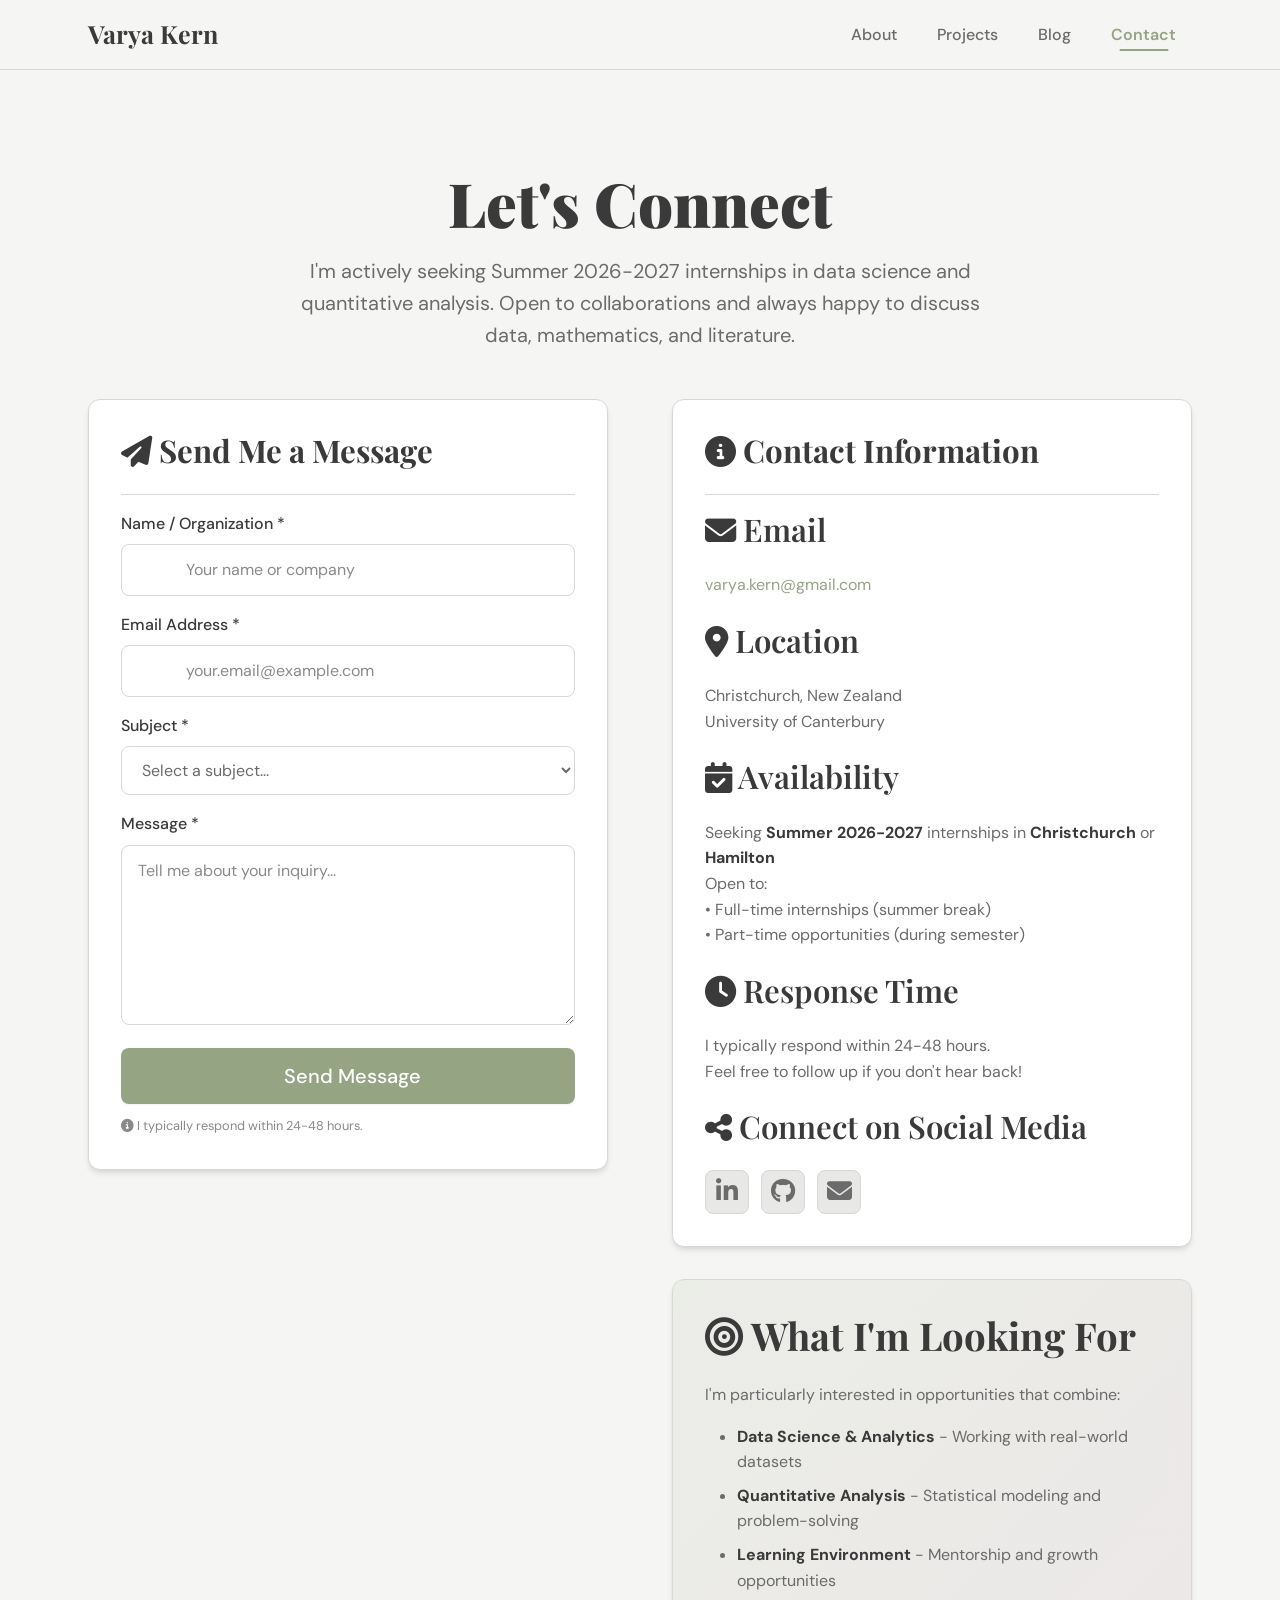
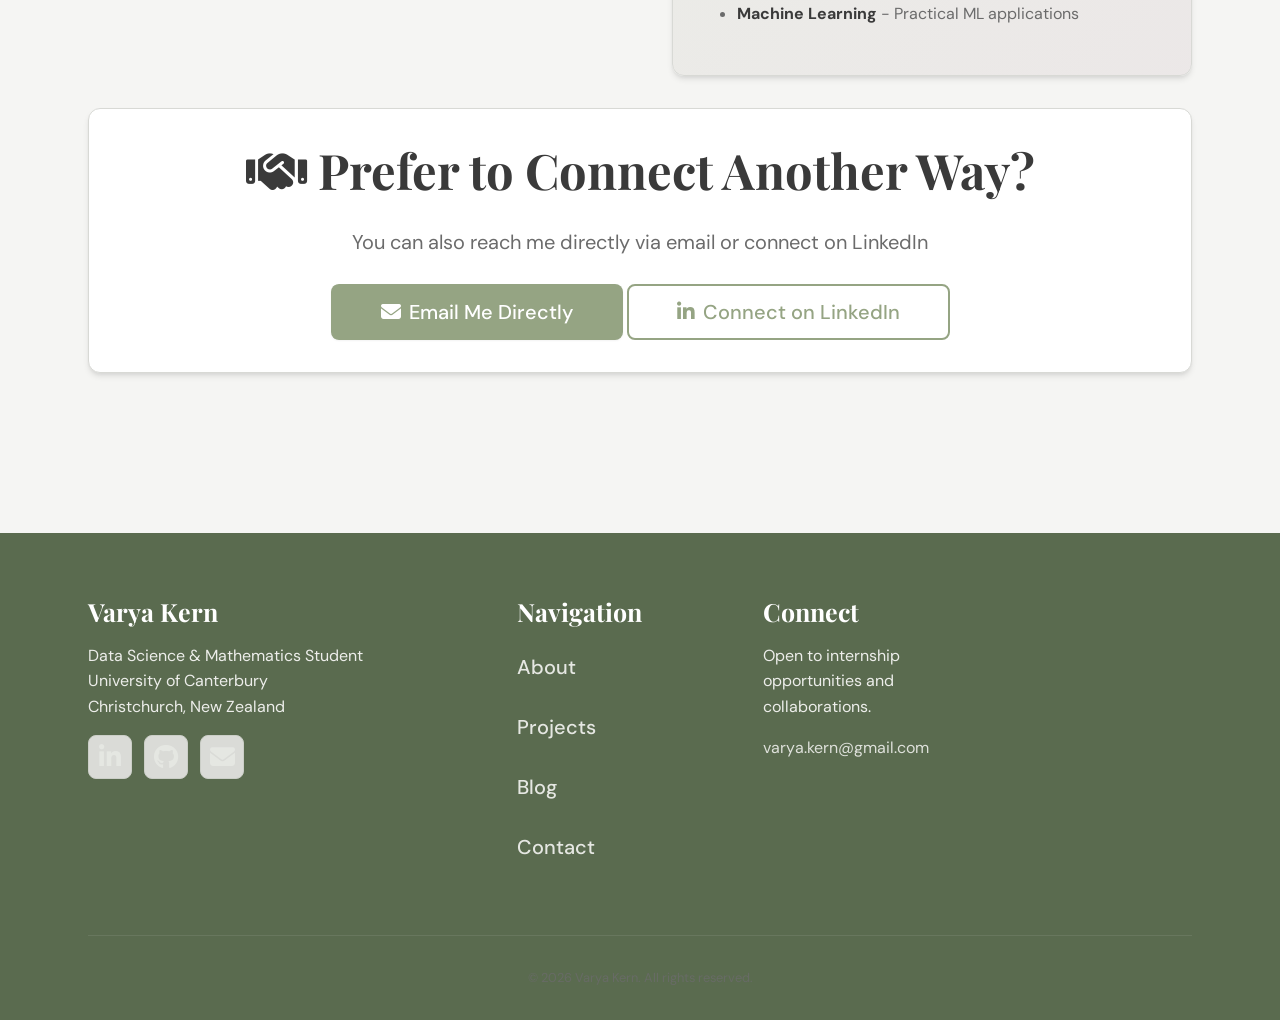
<file: contact.html>
<!DOCTYPE html>
<html lang="en">
<head>
    <meta charset="UTF-8">
    <meta name="viewport" content="width=device-width, initial-scale=1.0">
    <meta name="description" content="Contact Varya Kern - Open to data science internships and collaborations">
    <meta name="keywords" content="contact, internship, data science, collaboration">
    <meta name="author" content="Varya Kern">
    
    <title>Contact | Varya Kern</title>
    
    <!-- Favicon -->
    <link rel="icon" type="image/svg+xml" href="/favicon.svg">
    
    <!-- CSS -->
    <link rel="stylesheet" href="css/reset.css">
    <link rel="stylesheet" href="css/variables.css">
    <link rel="stylesheet" href="css/typography.css">
    <link rel="stylesheet" href="css/base.css">
    <link rel="stylesheet" href="css/components.css">
    <link rel="stylesheet" href="css/layout.css">
    <link rel="stylesheet" href="css/animations.css">
    <link rel="stylesheet" href="css/responsive.css">
    
    <!-- Font Awesome -->
    <link rel="stylesheet" href="https://cdnjs.cloudflare.com/ajax/libs/font-awesome/6.4.0/css/all.min.css" integrity="sha512-iecdLmaskl7CVkqkXNQ/ZH/XLlvWZOJyj7Yy7tcenmpD1ypASozpmT/E0iPtmFIB46ZmdtAc9eNBvH0H/ZpiBw==" crossorigin="anonymous" referrerpolicy="no-referrer" />
</head>
<body>
    <!-- Skip to Main Content -->
    <a href="#main-content" class="skip-to-main">Skip to main content</a>
    
    <!-- Header / Navigation -->
    <header>
        <div class="container header-container">
            <a href="index.html" class="logo">Varya Kern</a>
            
            <!-- Desktop Navigation -->
            <nav class="nav-desktop" aria-label="Main navigation">
                <ul class="nav-links">
                    <li><a href="index.html" class="nav-link">About</a></li>
                    <li><a href="projects.html" class="nav-link">Projects</a></li>
                    <li><a href="blog.html" class="nav-link">Blog</a></li>
                    <li><a href="contact.html" class="nav-link active">Contact</a></li>
                </ul>
            </nav>
            
            <!-- Mobile Menu Toggle -->
            <button class="mobile-menu-toggle" aria-label="Toggle mobile menu" aria-expanded="false">
                <span class="hamburger"></span>
            </button>
        </div>
    </header>
    
    <!-- Mobile Navigation Drawer -->
    <nav class="nav-mobile" aria-label="Mobile navigation" aria-hidden="true">
        <ul class="nav-mobile-links">
            <li><a href="index.html" class="nav-mobile-link">About</a></li>
            <li><a href="projects.html" class="nav-mobile-link">Projects</a></li>
            <li><a href="blog.html" class="nav-mobile-link">Blog</a></li>
            <li><a href="contact.html" class="nav-mobile-link active">Contact</a></li>
        </ul>
    </nav>
    
    <!-- Mobile Overlay -->
    <div class="mobile-overlay"></div>
    
    <!-- Main Content -->
    <main id="main-content">
        <!-- Page Header -->
        <div class="page-header">
            <div class="container">
                <h1 class="page-title animate-fade-in-up">Let's Connect</h1>
                <p class="page-description animate-fade-in-up delay-100">
                    I'm actively seeking Summer 2026-2027 internships in data science and quantitative analysis.
                    Open to collaborations and always happy to discuss data, mathematics, and literature.
                </p>
            </div>
        </div>
        
        <!-- Contact Content -->
        <section class="container">
            <div class="two-column" style="gap: var(--space-10);">
                <!-- Contact Form -->
                <div class="card fade-in-section">
                    <div class="card-header">
                        <h2 class="card-title"><i class="fas fa-paper-plane"></i> Send Me a Message</h2>
                    </div>
                    <div class="card-body">
                        <form id="contact-form" action="https://formspree.io/f/mykolabv" method="POST">
                            <div class="input-group">
                                <label for="name">Name / Organization *</label>
                                <input type="text" id="name" name="name" required placeholder="Your name or company">
                            </div>
                            
                            <div class="input-group">
                                <label for="email">Email Address *</label>
                                <input type="email" id="email" name="email" required placeholder="your.email@example.com">
                            </div>
                            
                            <div class="input-group">
                                <label for="subject">Subject *</label>
                                <select id="subject" name="subject" required>
                                    <option value="">Select a subject...</option>
                                    <option value="internship">Internship Opportunity</option>
                                    <option value="collaboration">Collaboration Proposal</option>
                                    <option value="project">Project Inquiry</option>
                                    <option value="general">General Message</option>
                                </select>
                            </div>
                            
                            <div class="input-group">
                                <label for="message">Message *</label>
                                <textarea id="message" name="message" required rows="6" placeholder="Tell me about your inquiry..." minlength="20"></textarea>
                            </div>
                            
                            <!-- Honeypot field for spam protection -->
                            <input type="text" name="_gotcha" style="display:none">
                            
                            <button type="submit" class="btn btn-primary btn-lg w-full">
                                <i class="fas fa-send"></i> Send Message
                            </button>
                            
                            <p class="text-sm text-tertiary mt-3">
                                <i class="fas fa-info-circle"></i> I typically respond within 24-48 hours.
                            </p>
                        </form>
                    </div>
                </div>
                
                <!-- Contact Information -->
                <div>
                    <div class="card fade-in-section">
                        <div class="card-header">
                            <h2 class="card-title"><i class="fas fa-info-circle"></i> Contact Information</h2>
                        </div>
                        <div class="card-body">
                            <div class="mb-5">
                                <h4><i class="fas fa-envelope"></i> Email</h4>
                                <p><a href="mailto:varya.kern@gmail.com">varya.kern@gmail.com</a></p>
                            </div>
                            
                            <div class="mb-5">
                                <h4><i class="fas fa-map-marker-alt"></i> Location</h4>
                                <p>Christchurch, New Zealand<br>
                                University of Canterbury</p>
                            </div>
                            
                            <div class="mb-5">
                                <h4><i class="fas fa-calendar-check"></i> Availability</h4>
                                <p>Seeking <strong>Summer 2026-2027</strong> internships in <strong>Christchurch</strong> or <strong>Hamilton</strong><br>
                                Open to:<br>
                                • Full-time internships (summer break)<br>
                                • Part-time opportunities (during semester)<br>
                            </div>
                            
                            <div class="mb-5">
                                <h4><i class="fas fa-clock"></i> Response Time</h4>
                                <p>I typically respond within 24-48 hours.<br>
                                Feel free to follow up if you don't hear back!</p>
                            </div>
                            
                            <div>
                                <h4><i class="fas fa-share-alt"></i> Connect on Social Media</h4>
                                <div class="social-links mt-3">
                                    <a href="https://www.linkedin.com/in/varya-kern/" class="social-link" target="_blank" rel="noopener noreferrer" aria-label="LinkedIn">
                                        <i class="fab fa-linkedin-in"></i>
                                    </a>
                                    <a href="https://github.com/taffycheez" class="social-link" target="_blank" rel="noopener noreferrer" aria-label="GitHub">
                                        <i class="fab fa-github"></i>
                                    </a>
                                    <a href="mailto:varya.kern@gmail.com" class="social-link" aria-label="Email">
                                        <i class="fas fa-envelope"></i>
                                    </a>
                                </div>
                            </div>
                        </div>
                    </div>
                    
                    <!-- Internship Focus Card -->
                    <div class="card fade-in-section mt-6" style="background: linear-gradient(135deg, rgba(149, 164, 131, 0.1), rgba(152, 114, 132, 0.1));">
                        <div class="card-body">
                            <h3><i class="fas fa-bullseye"></i> What I'm Looking For</h3>
                            <p class="mt-3">I'm particularly interested in opportunities that combine:</p>
                            <ul class="mt-3">
                                <li><strong>Data Science & Analytics</strong> - Working with real-world datasets</li>
                                <li><strong>Quantitative Analysis</strong> - Statistical modeling and problem-solving</li>
                                <li><strong>Learning Environment</strong> - Mentorship and growth opportunities</li>
                                <li><strong>Machine Learning</strong> - Practical ML applications</li>
                            </ul>
                        </div>
                    </div>
                </div>
            </div>
        </section>
    
        
        <!-- Alternative Contact Methods -->
        <section class="container">
            <div class="card fade-in-section text-center">
                <div class="card-body">
                    <h2><i class="fas fa-handshake"></i> Prefer to Connect Another Way?</h2>
                    <p class="lead mt-4">
                        You can also reach me directly via email or connect on LinkedIn
                    </p>
                    <div class="d-flex gap-4 justify-content-center mt-5 flex-wrap">
                        <a href="mailto:varya.kern@gmail.com" class="btn btn-primary btn-lg">
                            <i class="fas fa-envelope"></i> Email Me Directly
                        </a>
                        <a href="https://www.linkedin.com/in/varya-kern-a25baa2a2/" class="btn btn-secondary btn-lg" target="_blank" rel="noopener">
                            <i class="fab fa-linkedin-in"></i> Connect on LinkedIn
                        </a>
                    </div>
                </div>
            </div>
        </section>
    </main>
    
    <!-- Footer -->
    <footer>
        <div class="container">
            <div class="footer-content">
                <div class="footer-section">
                    <h3>Varya Kern</h3>
                    <p>Data Science & Mathematics Student<br>
                    University of Canterbury<br>
                    Christchurch, New Zealand</p>
                    <div class="social-links">
                        <a href="https://www.linkedin.com/in/varya-kern-a25baa2a2/" class="social-link" target="_blank" rel="noopener noreferrer" aria-label="LinkedIn">
                            <i class="fab fa-linkedin-in"></i>
                        </a>
                        <a href="https://github.com/taffycheez" class="social-link" target="_blank" rel="noopener noreferrer" aria-label="GitHub">
                            <i class="fab fa-github"></i>
                        </a>
                        <a href="mailto:varya.kern@gmail.com" class="social-link" aria-label="Email">
                            <i class="fas fa-envelope"></i>
                        </a>
                    </div>
                </div>
                
                <div class="footer-section">
                    <h3>Navigation</h3>
                    <ul class="footer-links">
                        <li><a href="index.html">About</a></li>
                        <li><a href="projects.html">Projects</a></li>
                        <li><a href="blog.html">Blog</a></li>
                        <li><a href="contact.html">Contact</a></li>
                    </ul>
                </div>
                
                <div class="footer-section">
                    <h3>Connect</h3>
                    <p>Open to internship opportunities and collaborations.</p>
                    <p><a href="mailto:varya.kern@gmail.com">varya.kern@gmail.com</a></p>
                </div>
            </div>
            
            <div class="footer-bottom">
                <p>&copy; 2026 Varya Kern. All rights reserved.</p>
            </div>
        </div>
    </footer>
    
    <!-- JavaScript -->
    <script src="js/navigation.js"></script>
    <script src="js/scroll-animations.js"></script>
    <script src="js/main.js"></script>
</body>
</html>
</file>
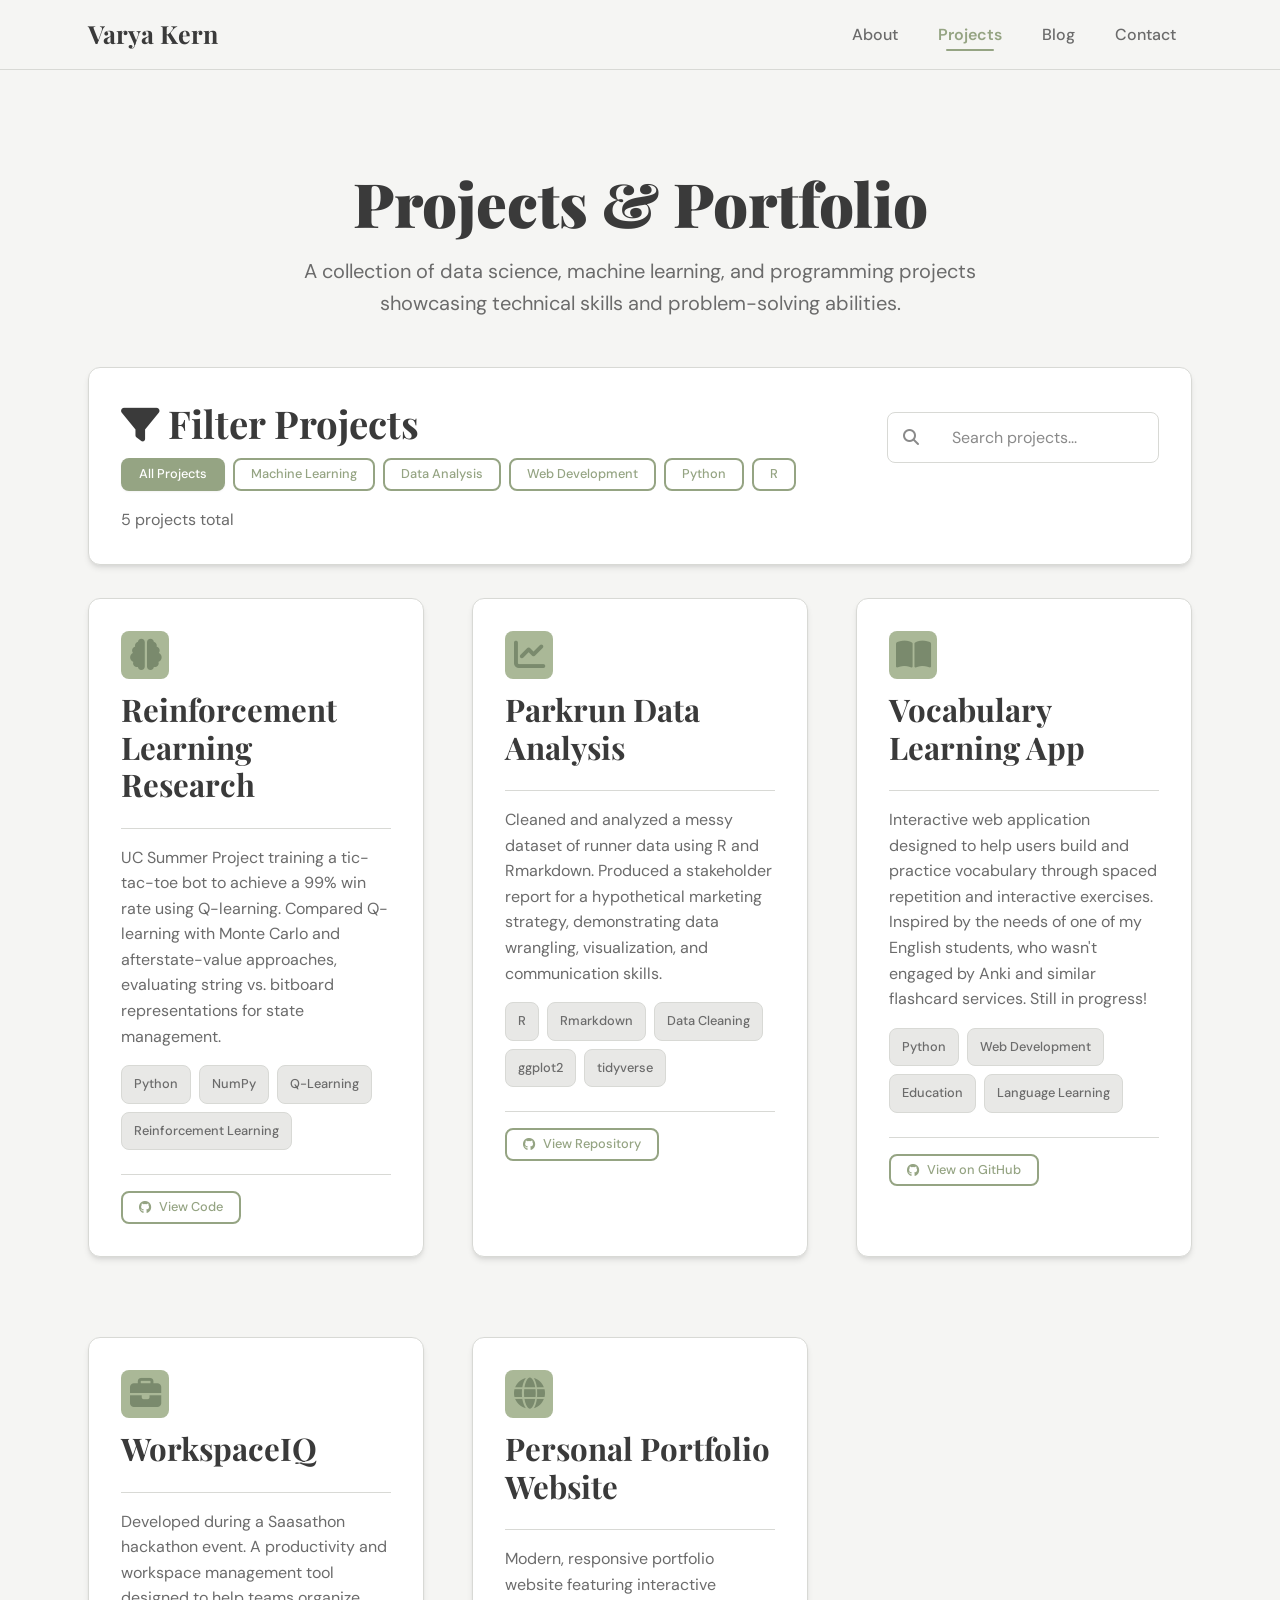
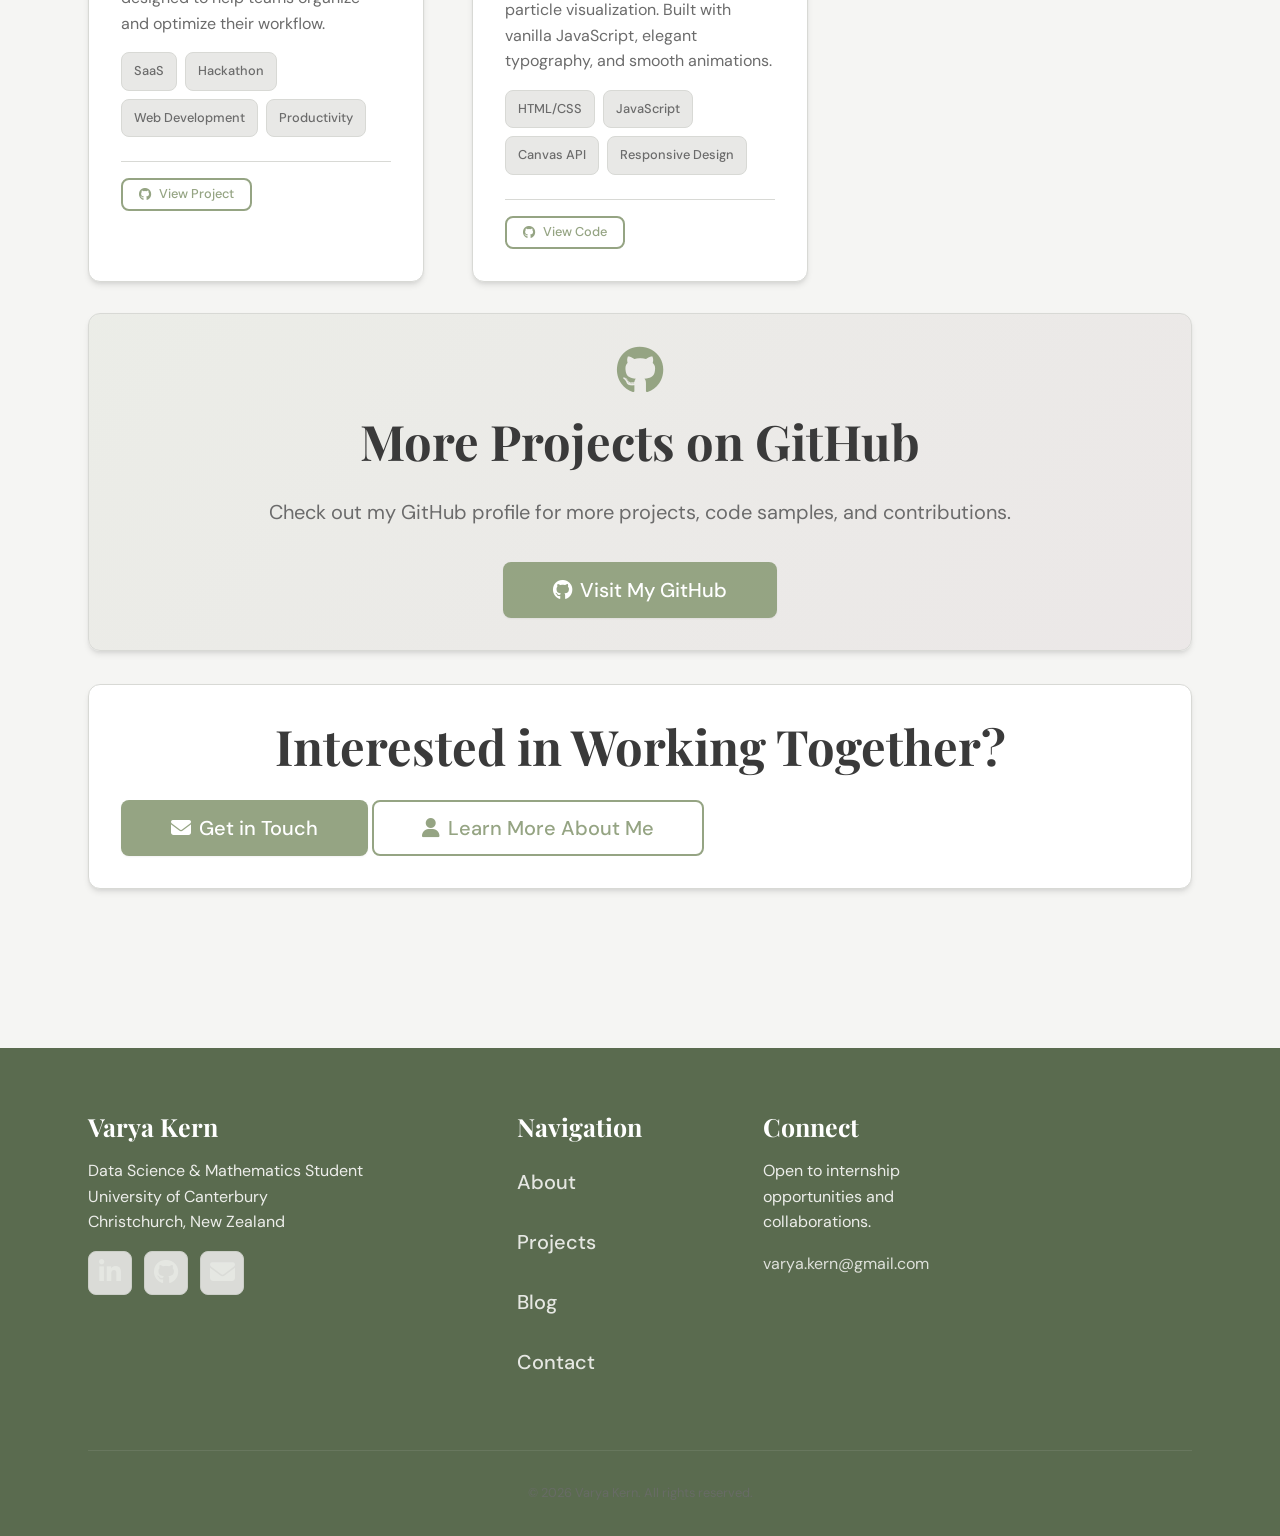
<file: projects.html>
<!DOCTYPE html>
<html lang="en">
<head>
    <meta charset="UTF-8">
    <meta name="viewport" content="width=device-width, initial-scale=1.0">
    <meta name="description" content="Projects by Varya Kern - Data science, machine learning, and web development projects">
    <meta name="keywords" content="data science projects, Python, R, machine learning, data analysis">
    <meta name="author" content="Varya Kern">
    
    <title>Projects | Varya Kern</title>
    
    <!-- Favicon -->
    <link rel="icon" type="image/svg+xml" href="/favicon.svg">
    
    <!-- CSS -->
    <link rel="stylesheet" href="css/reset.css">
    <link rel="stylesheet" href="css/variables.css">
    <link rel="stylesheet" href="css/typography.css">
    <link rel="stylesheet" href="css/base.css">
    <link rel="stylesheet" href="css/components.css">
    <link rel="stylesheet" href="css/layout.css">
    <link rel="stylesheet" href="css/animations.css">
    <link rel="stylesheet" href="css/responsive.css">
    
    <!-- Font Awesome -->
    <link rel="stylesheet" href="https://cdnjs.cloudflare.com/ajax/libs/font-awesome/6.4.0/css/all.min.css" integrity="sha512-iecdLmaskl7CVkqkXNQ/ZH/XLlvWZOJyj7Yy7tcenmpD1ypASozpmT/E0iPtmFIB46ZmdtAc9eNBvH0H/ZpiBw==" crossorigin="anonymous" referrerpolicy="no-referrer" />
</head>
<body>
    <!-- Skip to Main Content -->
    <a href="#main-content" class="skip-to-main">Skip to main content</a>
    
    <!-- Header / Navigation -->
    <header>
        <div class="container header-container">
            <a href="index.html" class="logo">Varya Kern</a>
            
            <!-- Desktop Navigation -->
            <nav class="nav-desktop" aria-label="Main navigation">
                <ul class="nav-links">
                    <li><a href="index.html" class="nav-link">About</a></li>
                    <li><a href="projects.html" class="nav-link active">Projects</a></li>
                    <li><a href="blog.html" class="nav-link">Blog</a></li>
                    <li><a href="contact.html" class="nav-link">Contact</a></li>
                </ul>
            </nav>
            
            <!-- Mobile Menu Toggle -->
            <button class="mobile-menu-toggle" aria-label="Toggle mobile menu" aria-expanded="false">
                <span class="hamburger"></span>
            </button>
        </div>
    </header>
    
    <!-- Mobile Navigation Drawer -->
    <nav class="nav-mobile" aria-label="Mobile navigation" aria-hidden="true">
        <ul class="nav-mobile-links">
            <li><a href="index.html" class="nav-mobile-link">About</a></li>
            <li><a href="projects.html" class="nav-mobile-link active">Projects</a></li>
            <li><a href="blog.html" class="nav-mobile-link">Blog</a></li>
            <li><a href="contact.html" class="nav-mobile-link">Contact</a></li>
        </ul>
    </nav>
    
    <!-- Mobile Overlay -->
    <div class="mobile-overlay"></div>
    
    <!-- Main Content -->
    <main id="main-content">
        <!-- Page Header -->
        <div class="page-header">
            <div class="container">
                <h1 class="page-title animate-fade-in-up">Projects & Portfolio</h1>
                <p class="page-description animate-fade-in-up delay-100">
                    A collection of data science, machine learning, and programming projects showcasing 
                    technical skills and problem-solving abilities.
                </p>
            </div>
        </div>
        
        <!-- Filter Controls -->
        <section class="container">
            <div class="card fade-in-section">
                <div class="card-body">
                    <div class="flex-between flex-wrap gap-4">
                        <div>
                            <h3 class="mb-3"><i class="fas fa-filter"></i> Filter Projects</h3>
                            <div class="flex gap-2 flex-wrap">
                                <button class="btn btn-sm btn-primary active" data-filter="all">All Projects</button>
                                <button class="btn btn-sm btn-secondary" data-filter="machine-learning">Machine Learning</button>
                                <button class="btn btn-sm btn-secondary" data-filter="data-analysis">Data Analysis</button>
                                <button class="btn btn-sm btn-secondary" data-filter="web-dev">Web Development</button>
                                <button class="btn btn-sm btn-secondary" data-filter="python">Python</button>
                                <button class="btn btn-sm btn-secondary" data-filter="r">R</button>
                            </div>
                        </div>
                        <div>
                            <div class="input-group">
                                <i class="fas fa-search input-icon"></i>
                                <input type="text" id="project-search" placeholder="Search projects..." style="padding-left: var(--space-10);">
                            </div>
                        </div>
                    </div>
                    <p class="mt-4 text-secondary">
                        <span id="project-count">5 projects</span> total
                    </p>
                </div>
            </div>
        </section>
        
        <!-- Projects Grid -->
        <section class="container">
            <div class="grid-auto projects-grid">
                <!-- Project 1: Reinforcement Learning RL Tic-Tac-Toe -->
                <div class="card hover-lift fade-in-section" data-category="machine-learning,python" data-tags="python,numpy,machine learning,reinforcement learning,q-learning">
                    <div class="card-header">
                        <div class="icon-wrapper">
                            <i class="fas fa-brain"></i>
                        </div>
                        <h3 class="card-title mt-3">Reinforcement Learning Research</h3>
                    </div>
                    <div class="card-body">
                        <p>
                            UC Summer Project training a tic-tac-toe bot to achieve a 99% win rate using Q-learning. 
                            Compared Q-learning with Monte Carlo and afterstate-value approaches, evaluating string vs. 
                            bitboard representations for state management.
                        </p>
                        <div class="flex gap-2 flex-wrap mt-4">
                            <span class="tag">Python</span>
                            <span class="tag">NumPy</span>
                            <span class="tag">Q-Learning</span>
                            <span class="tag">Reinforcement Learning</span>
                        </div>
                    </div>
                    <div class="card-footer flex gap-3">
                        <a href="https://github.com/taffycheez/Reinforcement_Learning_Summer25-26" class="btn btn-sm btn-secondary" target="_blank" rel="noopener">
                            <i class="fab fa-github"></i> View Code
                        </a>
                    </div>
                </div>
                
                <!-- Project 2: Parkrun Data Analysis -->
                <div class="card hover-lift fade-in-section" data-category="data-analysis,r" data-tags="r,rmarkdown,data analysis,visualization,stakeholder report">
                    <div class="card-header">
                        <div class="icon-wrapper">
                            <i class="fas fa-chart-line"></i>
                        </div>
                        <h3 class="card-title mt-3">Parkrun Data Analysis</h3>
                    </div>
                    <div class="card-body">
                        <p>
                            Cleaned and analyzed a messy dataset of runner data using R and Rmarkdown. Produced a 
                            stakeholder report for a hypothetical marketing strategy, demonstrating data wrangling, 
                            visualization, and communication skills.
                        </p>
                        <div class="flex gap-2 flex-wrap mt-4">
                            <span class="tag">R</span>
                            <span class="tag">Rmarkdown</span>
                            <span class="tag">Data Cleaning</span>
                            <span class="tag">ggplot2</span>
                            <span class="tag">tidyverse</span>
                        </div>
                    </div>
                    <div class="card-footer flex gap-3">
                        <a href="https://github.com/taffycheez/Parkrun-data-analysis" class="btn btn-sm btn-secondary" target="_blank" rel="noopener">
                            <i class="fab fa-github"></i> View Repository
                        </a>
                    </div>
                </div>
                
                <!-- Project 3: Vocabulary Learning App -->
                <div class="card hover-lift fade-in-section" data-category="web-dev,python" data-tags="web development,vocabulary,language learning,education">
                    <div class="card-header">
                        <div class="icon-wrapper">
                            <i class="fas fa-book-open"></i>
                        </div>
                        <h3 class="card-title mt-3">Vocabulary Learning App</h3>
                    </div>
                    <div class="card-body">
                        <p>
                            Interactive web application designed to help users build and practice vocabulary through 
                            spaced repetition and interactive exercises. Inspired by the needs of one of my English
                            students, who wasn't engaged by Anki and similar flashcard services. Still in progress!
                        </p>
                        <div class="flex gap-2 flex-wrap mt-4">
                            <span class="tag">Python</span>
                            <span class="tag">Web Development</span>
                            <span class="tag">Education</span>
                            <span class="tag">Language Learning</span>
                        </div>
                    </div>
                    <div class="card-footer flex gap-3">
                        <a href="https://github.com/taffycheez/Vocabulary-app" class="btn btn-sm btn-secondary" target="_blank" rel="noopener">
                            <i class="fab fa-github"></i> View on GitHub
                        </a>
                    </div>
                </div>
                
                <!-- Project 4: WorkspaceIQ (Saasathon) -->
                <div class="card hover-lift fade-in-section" data-category="web-dev" data-tags="saas,hackathon,productivity,web application">
                    <div class="card-header">
                        <div class="icon-wrapper">
                            <i class="fas fa-briefcase"></i>
                        </div>
                        <h3 class="card-title mt-3">WorkspaceIQ</h3>
                    </div>
                    <div class="card-body">
                        <p>
                            Developed during a Saasathon hackathon event. A productivity and workspace management 
                            tool designed to help teams organize and optimize their workflow.
                        </p>
                        <div class="flex gap-2 flex-wrap mt-4">
                            <span class="tag">SaaS</span>
                            <span class="tag">Hackathon</span>
                            <span class="tag">Web Development</span>
                            <span class="tag">Productivity</span>
                        </div>
                    </div>
                    <div class="card-footer flex gap-3">
                        <a href="https://github.com/taffycheez/WorkspaceIQ-SaaSathon-2026" class="btn btn-sm btn-secondary" target="_blank" rel="noopener">
                            <i class="fab fa-github"></i> View Project
                        </a>
                    </div>
                </div>
                
                <!-- Project 5: Personal Portfolio Website -->
                <div class="card hover-lift fade-in-section" data-category="web-dev" data-tags="html,css,javascript,portfolio,web design,interactive">
                    <div class="card-header">
                        <div class="icon-wrapper">
                            <i class="fas fa-globe"></i>
                        </div>
                        <h3 class="card-title mt-3">Personal Portfolio Website</h3>
                    </div>
                    <div class="card-body">
                        <p>
                            Modern, responsive portfolio website featuring interactive particle visualization. 
                            Built with vanilla JavaScript, elegant typography, and smooth animations.
                        </p>
                        <div class="flex gap-2 flex-wrap mt-4">
                            <span class="tag">HTML/CSS</span>
                            <span class="tag">JavaScript</span>
                            <span class="tag">Canvas API</span>
                            <span class="tag">Responsive Design</span>
                        </div>
                    </div>
                    <div class="card-footer flex gap-3">
                        <a href="https://github.com/taffycheez/Personal-website" class="btn btn-sm btn-secondary" target="_blank" rel="noopener">
                            <i class="fab fa-github"></i> View Code
                        </a>
                    </div>
                </div>
            </div>
        </section>
        
        <!-- GitHub CTA -->
        <section class="container">
            <div class="card fade-in-section text-center" style="background: linear-gradient(135deg, rgba(149, 164, 131, 0.1), rgba(152, 114, 132, 0.1));">
                <div class="card-body">
                    <i class="fab fa-github" style="font-size: 3rem; color: var(--color-primary);"></i>
                    <h2 class="mt-4">More Projects on GitHub</h2>
                    <p class="lead">
                        Check out my GitHub profile for more projects, code samples, and contributions.
                    </p>
                    <a href="https://github.com/taffycheez" class="btn btn-primary btn-lg mt-4" target="_blank" rel="noopener">
                        <i class="fab fa-github"></i> Visit My GitHub
                    </a>
                </div>
            </div>
        </section>
        
        <!-- Skills CTA -->
        <section class="container">
            <div class="card fade-in-section">
                <div class="card-body">
                    <h2 class="text-center mb-5">Interested in Working Together?</h2>
                    <div class="d-flex gap-4 justify-content-center mt-5 flex-wrap">
                        <a href="contact.html" class="btn btn-primary btn-lg">
                            <i class="fas fa-envelope"></i> Get in Touch
                        </a>
                        <a href="index.html" class="btn btn-secondary btn-lg">
                            <i class="fas fa-user"></i> Learn More About Me
                        </a>
                    </div>
                </div>
            </div>
        </section>
    </main>
    
    <!-- Footer -->
    <footer>
        <div class="container">
            <div class="footer-content">
                <div class="footer-section">
                    <h3>Varya Kern</h3>
                    <p>Data Science & Mathematics Student<br>
                    University of Canterbury<br>
                    Christchurch, New Zealand</p>
                    <div class="social-links">
                        <a href="https://www.linkedin.com/in/varya-kern/" class="social-link" target="_blank" rel="noopener noreferrer" aria-label="LinkedIn">
                            <i class="fab fa-linkedin-in"></i>
                        </a>
                        <a href="https://github.com/taffycheez" class="social-link" target="_blank" rel="noopener noreferrer" aria-label="GitHub">
                            <i class="fab fa-github"></i>
                        </a>
                        <a href="mailto:varya.kern@gmail.com" class="social-link" aria-label="Email">
                            <i class="fas fa-envelope"></i>
                        </a>
                    </div>
                </div>
                
                <div class="footer-section">
                    <h3>Navigation</h3>
                    <ul class="footer-links">
                        <li><a href="index.html">About</a></li>
                        <li><a href="projects.html">Projects</a></li>
                        <li><a href="blog.html">Blog</a></li>
                        <li><a href="contact.html">Contact</a></li>
                    </ul>
                </div>
                
                <div class="footer-section">
                    <h3>Connect</h3>
                    <p>Open to internship opportunities and collaborations.</p>
                    <p><a href="mailto:varya.kern@gmail.com">varya.kern@gmail.com</a></p>
                </div>
            </div>
            
            <div class="footer-bottom">
                <p>&copy; 2026 Varya Kern. All rights reserved.</p>
            </div>
        </div>
    </footer>
    
    <!-- JavaScript -->
    <script src="js/navigation.js"></script>
    <script src="js/scroll-animations.js"></script>
    <script src="js/project-filter.js"></script>
    <script src="js/main.js"></script>
</body>
</html>
</file>
<file: css/variables.css>
/* Design Tokens - CSS Custom Properties */

:root {
  /* Colors - Elegant Palette with Browns */
  --color-primary: #95a483;      /* Muted sage */
  --color-primary-dark: #7a8a6d;
  --color-primary-light: #aab897;
  
  --color-secondary: #987284;    /* Dusty rose/mauve */
  --color-secondary-dark: #81606e;
  --color-secondary-light: #b08c9d;
  
  --color-accent: #cccdc7;       /* Elegant warm gray */
  --color-accent-dark: #b5b6b1;
  --color-accent-light: #e0e1dd;
  
  --color-brown: #8B7355;        /* Warm brown */
  --color-brown-dark: #6B5644;
  --color-brown-light: #A58C73;
  
  /* Extended Palette */
  --color-forest: #5a6b4f;
  --color-cream: #f5f5f3;
  --color-white: #ffffff;
  --color-charcoal: #3a3a3a;
  --color-slate: #6b6b6b;
  --color-light-gray: #e8e8e6;
  --color-border: #d8d9d5;
  
  /* Semantic Colors */
  --color-text-primary: #3a3a3a;
  --color-text-secondary: #6b6b6b;
  --color-text-tertiary: #8a8a8a;
  --color-bg-primary: #f5f5f3;
  --color-bg-secondary: #ffffff;
  --color-bg-tertiary: #e8e8e6;
  
  /* Voronoi Visualization Colors */
  --color-voronoi-1: rgba(149, 164, 131, 0.08);
  --color-voronoi-2: rgba(152, 114, 132, 0.06);
  --color-voronoi-3: rgba(139, 115, 85, 0.05);
  
  /* Spacing System (8px base) */
  --space-1: 0.25rem;   /* 4px */
  --space-2: 0.5rem;    /* 8px */
  --space-3: 0.75rem;   /* 12px */
  --space-4: 1rem;      /* 16px */
  --space-5: 1.5rem;    /* 24px */
  --space-6: 2rem;      /* 32px */
  --space-8: 3rem;      /* 48px */
  --space-10: 4rem;     /* 64px */
  --space-12: 6rem;     /* 96px */
  --space-16: 8rem;     /* 128px */
  --space-20: 10rem;    /* 160px */
  
  /* Typography Scale (1.250 - Major Third) */
  --font-size-xs: 0.64rem;      /* 10.24px */
  --font-size-sm: 0.8rem;       /* 12.8px */
  --font-size-base: 1rem;       /* 16px */
  --font-size-md: 1.25rem;      /* 20px */
  --font-size-lg: 1.563rem;     /* 25px */
  --font-size-xl: 1.953rem;     /* 31.25px */
  --font-size-2xl: 2.441rem;    /* 39px */
  --font-size-3xl: 3.052rem;    /* 48.8px */
  --font-size-4xl: 3.815rem;    /* 61px */
  
  /* Font Families */
  --font-heading: 'Playfair Display', Georgia, 'Times New Roman', serif;
  --font-body: 'DM Sans', -apple-system, BlinkMacSystemFont, 'Segoe UI', sans-serif;
  --font-code: 'JetBrains Mono', 'Courier New', monospace;
  
  /* Font Weights */
  --font-weight-normal: 400;
  --font-weight-medium: 500;
  --font-weight-semibold: 600;
  --font-weight-bold: 700;
  --font-weight-black: 900;
  
  /* Line Heights */
  --line-height-tight: 1.2;
  --line-height-normal: 1.6;
  --line-height-relaxed: 1.8;
  
  /* Border Radius */
  --radius-sm: 0.25rem;   /* 4px */
  --radius-md: 0.5rem;    /* 8px */
  --radius-lg: 0.75rem;   /* 12px */
  --radius-xl: 1rem;      /* 16px */
  --radius-full: 9999px;
  
  /* Shadows */
  --shadow-sm: 0 1px 2px 0 rgba(0, 0, 0, 0.05);
  --shadow-md: 0 4px 6px -1px rgba(0, 0, 0, 0.1), 0 2px 4px -1px rgba(0, 0, 0, 0.06);
  --shadow-lg: 0 10px 15px -3px rgba(0, 0, 0, 0.1), 0 4px 6px -2px rgba(0, 0, 0, 0.05);
  --shadow-xl: 0 20px 25px -5px rgba(0, 0, 0, 0.1), 0 10px 10px -5px rgba(0, 0, 0, 0.04);
  --shadow-2xl: 0 25px 50px -12px rgba(0, 0, 0, 0.25);
  
  /* Transitions */
  --transition-fast: 0.15s ease;
  --transition-base: 0.3s ease;
  --transition-slow: 0.5s ease;
  --transition-bounce: 0.4s cubic-bezier(0.68, -0.55, 0.265, 1.55);
  
  /* Z-index Scale */
  --z-base: 0;
  --z-dropdown: 1000;
  --z-sticky: 1100;
  --z-fixed: 1200;
  --z-modal-backdrop: 1300;
  --z-modal: 1400;
  --z-popover: 1500;
  --z-tooltip: 1600;
  
  /* Layout */
  --container-max-width: 1200px;
  --container-padding: var(--space-5);
  --header-height: 70px;
  
  /* Responsive Breakpoints (for JS) */
  --breakpoint-sm: 640px;
  --breakpoint-md: 768px;
  --breakpoint-lg: 1024px;
  --breakpoint-xl: 1280px;
  --breakpoint-2xl: 1536px;
}
</file>
<file: css/typography.css>
/* Typography Styles */

/* Font Import from Google Fonts */
@import url('https://fonts.googleapis.com/css2?family=Playfair+Display:ital,wght@0,400;0,500;0,600;0,700;0,800;0,900;1,400;1,500;1,600;1,700&family=DM+Sans:ital,wght@0,400;0,500;0,700;1,400;1,500;1,700&family=JetBrains+Mono:wght@400;500;600&display=swap');

/* Headings */
h1, h2, h3, h4, h5, h6 {
  font-family: var(--font-heading);
  font-weight: var(--font-weight-bold);
  line-height: var(--line-height-tight);
  color: var(--color-text-primary);
  margin-top: var(--space-10);
  margin-bottom: var(--space-5);
}

h1:first-child, h2:first-child, h3:first-child,
h4:first-child, h5:first-child, h6:first-child {
  margin-top: 0;
}

h1 {
  font-size: clamp(2.5rem, 5vw, var(--font-size-4xl));
  margin-bottom: var(--space-6);
  font-weight: var(--font-weight-black);
}

h2 {
  font-size: clamp(2rem, 4vw, var(--font-size-3xl));
  margin-bottom: var(--space-5);
}

h3 {
  font-size: clamp(1.5rem, 3vw, var(--font-size-2xl));
}

h4 {
  font-size: var(--font-size-xl);
  font-weight: var(--font-weight-semibold);
}

h5 {
  font-size: var(--font-size-lg);
  font-weight: var(--font-weight-semibold);
}

h6 {
  font-size: var(--font-size-md);
  font-weight: var(--font-weight-semibold);
}

/* Body Text */
body {
  font-family: var(--font-body);
  font-size: var(--font-size-base);
  font-weight: var(--font-weight-normal);
  line-height: var(--line-height-normal);
  color: var(--color-text-primary);
}

p {
  margin-bottom: var(--space-4);
  color: var(--color-text-secondary);
}

p:last-child {
  margin-bottom: 0;
}

/* Text Sizes */
.text-xs {
  font-size: var(--font-size-xs);
}

.text-sm {
  font-size: var(--font-size-sm);
}

.text-base {
  font-size: var(--font-size-base);
}

.text-md {
  font-size: var(--font-size-md);
}

.text-lg {
  font-size: var(--font-size-lg);
}

.text-xl {
  font-size: var(--font-size-xl);
}

.text-2xl {
  font-size: var(--font-size-2xl);
}

/* Font Weights */
.font-normal {
  font-weight: var(--font-weight-normal);
}

.font-medium {
  font-weight: var(--font-weight-medium);
}

.font-semibold {
  font-weight: var(--font-weight-semibold);
}

.font-bold {
  font-weight: var(--font-weight-bold);
}

/* Text Colors */
.text-primary {
  color: var(--color-text-primary);
}

.text-secondary {
  color: var(--color-text-secondary);
}

.text-tertiary {
  color: var(--color-text-tertiary);
}

.text-accent {
  color: var(--color-primary);
}

/* Links */
a {
  color: var(--color-primary);
  transition: color var(--transition-fast);
}

a:hover {
  color: var(--color-primary-dark);
}

a:focus-visible {
  outline: 2px solid var(--color-primary);
  outline-offset: 2px;
  border-radius: var(--radius-sm);
}

/* Special Text Styles */
.lead {
  font-size: var(--font-size-md);
  line-height: var(--line-height-relaxed);
  color: var(--color-text-secondary);
}

.subtitle {
  font-size: var(--font-size-lg);
  font-weight: var(--font-weight-medium);
  color: var(--color-text-secondary);
  font-family: var(--font-body);
}

.eyebrow {
  font-size: var(--font-size-sm);
  font-weight: var(--font-weight-semibold);
  text-transform: uppercase;
  letter-spacing: 0.05em;
  color: var(--color-primary);
  font-family: var(--font-body);
}

/* Code */
code {
  font-family: var(--font-code);
  font-size: 0.9em;
  background: var(--color-bg-tertiary);
  padding: 0.2em 0.4em;
  border-radius: var(--radius-sm);
  color: var(--color-secondary-dark);
}

pre {
  font-family: var(--font-code);
  font-size: var(--font-size-sm);
  background: var(--color-bg-tertiary);
  padding: var(--space-5);
  border-radius: var(--radius-md);
  overflow-x: auto;
  margin: var(--space-5) 0;
}

pre code {
  background: none;
  padding: 0;
  font-size: inherit;
}

/* Lists */
ul, ol {
  margin-bottom: var(--space-4);
  padding-left: var(--space-6);
  color: var(--color-text-secondary);
}

ul {
  list-style-type: disc;
}

ol {
  list-style-type: decimal;
}

li {
  margin-bottom: var(--space-2);
}

li:last-child {
  margin-bottom: 0;
}

/* Blockquotes */
blockquote {
  border-left: 4px solid var(--color-primary);
  padding-left: var(--space-5);
  margin: var(--space-6) 0;
  font-style: italic;
  color: var(--color-text-secondary);
}

/* Emphasis */
strong, b {
  font-weight: var(--font-weight-bold);
  color: var(--color-text-primary);
}

em, i {
  font-style: italic;
}

/* Selection */
::selection {
  background-color: var(--color-primary-light);
  color: var(--color-charcoal);
}
</file>
<file: css/base.css>
/* Base Styles */

html {
  font-size: 16px;
  background-color: var(--color-bg-primary);
}

body {
  background-color: var(--color-bg-primary);
  color: var(--color-text-primary);
  overflow-x: hidden;
}

/* Container */
.container {
  width: 100%;
  max-width: var(--container-max-width);
  margin: 0 auto;
  padding: 0 var(--container-padding);
}

.container-wide {
  max-width: 1400px;
}

.container-narrow {
  max-width: 800px;
}

/* Section Spacing */
section {
  padding: var(--space-12) 0;
}

section + section {
  padding-top: var(--space-16);
}

@media (max-width: 768px) {
  section {
    padding: var(--space-10) 0;
  }
  
  section + section {
    padding-top: var(--space-12);
  }
}

/* Focus Styles */
:focus-visible {
  outline: 2px solid var(--color-primary);
  outline-offset: 2px;
  border-radius: var(--radius-sm);
}

button:focus-visible,
a:focus-visible {
  outline: 2px solid var(--color-primary);
  outline-offset: 2px;
}

/* Skip to Main Content Link */
.skip-to-main {
  position: absolute;
  top: -100px;
  left: 0;
  background: var(--color-primary);
  color: var(--color-white);
  padding: var(--space-3) var(--space-5);
  text-decoration: none;
  border-radius: var(--radius-md);
  z-index: var(--z-tooltip);
  transition: top var(--transition-fast);
}

.skip-to-main:focus {
  top: var(--space-4);
  left: var(--space-4);
}

/* Images */
img {
  border-radius: var(--radius-md);
}

/* Horizontal Rule */
hr {
  border: none;
  border-top: 1px solid var(--color-border);
  margin: var(--space-8) 0;
}

/* Tables */
table {
  width: 100%;
  border-collapse: collapse;
  margin: var(--space-6) 0;
}

th, td {
  padding: var(--space-3) var(--space-4);
  text-align: left;
  border-bottom: 1px solid var(--color-border);
}

th {
  font-weight: var(--font-weight-semibold);
  color: var(--color-text-primary);
  background-color: var(--color-bg-tertiary);
}

tr:hover {
  background-color: var(--color-bg-tertiary);
}

/* Forms */
input, textarea, select {
  width: 100%;
  padding: var(--space-3) var(--space-4);
  border: 1px solid var(--color-border);
  border-radius: var(--radius-md);
  background-color: var(--color-white);
  transition: border-color var(--transition-fast), box-shadow var(--transition-fast);
}

input:focus, textarea:focus, select:focus {
  border-color: var(--color-primary);
  box-shadow: 0 0 0 3px rgba(156, 175, 136, 0.1);
  outline: none;
}

input::placeholder, textarea::placeholder {
  color: var(--color-text-tertiary);
}

label {
  display: block;
  margin-bottom: var(--space-2);
  font-weight: var(--font-weight-medium);
  color: var(--color-text-primary);
}

/* Utility Classes */
.text-center {
  text-align: center;
}

.text-right {
  text-align: right;
}

.text-left {
  text-align: left;
}

.hidden {
  display: none !important;
}

.visually-hidden {
  position: absolute;
  width: 1px;
  height: 1px;
  padding: 0;
  margin: -1px;
  overflow: hidden;
  clip: rect(0, 0, 0, 0);
  white-space: nowrap;
  border: 0;
}

.no-scroll {
  overflow: hidden;
}

/* Flex Utilities */
.flex {
  display: flex;
}

.flex-column {
  flex-direction: column;
}

.flex-center {
  display: flex;
  justify-content: center;
  align-items: center;
}

.flex-between {
  display: flex;
  justify-content: space-between;
  align-items: center;
}

.flex-wrap {
  flex-wrap: wrap;
}

.gap-1 { gap: var(--space-1); }
.gap-2 { gap: var(--space-2); }
.gap-3 { gap: var(--space-3); }
.gap-4 { gap: var(--space-4); }
.gap-5 { gap: var(--space-5); }
.gap-6 { gap: var(--space-6); }

/* Grid Utilities */
.grid {
  display: grid;
}

.grid-cols-1 { grid-template-columns: repeat(1, 1fr); }
.grid-cols-2 { grid-template-columns: repeat(2, 1fr); }
.grid-cols-3 { grid-template-columns: repeat(3, 1fr); }
.grid-cols-4 { grid-template-columns: repeat(4, 1fr); }

/* Spacing Utilities */
.mt-1 { margin-top: var(--space-1); }
.mt-2 { margin-top: var(--space-2); }
.mt-3 { margin-top: var(--space-3); }
.mt-4 { margin-top: var(--space-4); }
.mt-5 { margin-top: var(--space-5); }
.mt-6 { margin-top: var(--space-6); }
.mt-8 { margin-top: var(--space-8); }

.mb-1 { margin-bottom: var(--space-1); }
.mb-2 { margin-bottom: var(--space-2); }
.mb-3 { margin-bottom: var(--space-3); }
.mb-4 { margin-bottom: var(--space-4); }
.mb-5 { margin-bottom: var(--space-5); }
.mb-6 { margin-bottom: var(--space-6); }
.mb-8 { margin-bottom: var(--space-8); }

/* Width Utilities */
.w-full {
  width: 100%;
}

.max-w-prose {
  max-width: 65ch;
}
</file>
<file: css/components.css>
/* Reusable Component Styles */

/* Buttons */
.btn {
  display: inline-flex;
  align-items: center;
  justify-content: center;
  gap: var(--space-2);
  padding: var(--space-3) var(--space-6);
  font-size: var(--font-size-base);
  font-weight: var(--font-weight-medium);
  font-family: var(--font-body);
  line-height: 1;
  text-decoration: none;
  border-radius: var(--radius-md);
  cursor: pointer;
  transition: all var(--transition-base);
  border: 2px solid transparent;
  white-space: nowrap;
}

.btn-primary {
  background-color: var(--color-primary);
  color: var(--color-white);
  box-shadow: var(--shadow-sm);
}

.btn-primary:hover {
  background-color: var(--color-primary-dark);
  color: var(--color-white);
  transform: translateY(-2px);
  box-shadow: var(--shadow-md);
}

.btn-primary:active {
  transform: translateY(0);
  box-shadow: var(--shadow-sm);
}

.btn-secondary {
  background-color: transparent;
  color: var(--color-primary);
  border-color: var(--color-primary);
}

.btn-secondary:hover {
  background-color: var(--color-primary);
  color: var(--color-white);
  border-color: var(--color-primary);
}

.btn-accent {
  background-color: var(--color-accent);
  color: var(--color-charcoal);
}

.btn-accent:hover {
  background-color: var(--color-accent-dark);
  color: var(--color-charcoal);
  transform: translateY(-2px);
  box-shadow: var(--shadow-md);
}

.btn-lg {
  padding: var(--space-4) var(--space-8);
  font-size: var(--font-size-md);
}

.btn-sm {
  padding: var(--space-2) var(--space-4);
  font-size: var(--font-size-sm);
}

/* Cards */
.card {
  background: var(--color-bg-secondary);
  border-radius: var(--radius-lg);
  padding: var(--space-6);
  box-shadow: var(--shadow-md);
  transition: transform 0.35s cubic-bezier(0.4, 0, 0.2, 1),
              box-shadow 0.7s cubic-bezier(0.25, 0.46, 0.45, 0.94);
  border: 1px solid var(--color-border);
  margin-bottom: var(--space-6);
  will-change: transform, box-shadow;
}

.card.hover-lift:hover,
.card:hover {
  transform: translateY(-8px);
  box-shadow: var(--shadow-xl);
}

/* Ensure specific cards also get the effect */
.two-column .card {
  transition: transform 0.35s cubic-bezier(0.4, 0, 0.2, 1),
              box-shadow 0.7s cubic-bezier(0.25, 0.46, 0.45, 0.94);
}

.card-header {
  margin-bottom: var(--space-4);
  padding-bottom: var(--space-4);
  border-bottom: 1px solid var(--color-border);
}

.card-title {
  font-size: var(--font-size-xl);
  margin-bottom: var(--space-2);
  color: var(--color-text-primary);
}

.card-body {
  color: var(--color-text-secondary);
}

.card-footer {
  margin-top: var(--space-5);
  padding-top: var(--space-4);
  border-top: 1px solid var(--color-border);
}

/* Badges & Tags */
.badge {
  display: inline-flex;
  align-items: center;
  padding: var(--space-1) var(--space-3);
  font-size: var(--font-size-xs);
  font-weight: var(--font-weight-medium);
  border-radius: var(--radius-full);
  background-color: var(--color-primary-light);
  color: var(--color-forest);
  white-space: nowrap;
}

.badge-secondary {
  background-color: rgba(141, 141, 255, 0.2);
  color: var(--color-secondary-dark);
}

.badge-accent {
  background-color: rgba(255, 192, 110, 0.3);
  color: var(--color-accent-dark);
}

.tag {
  display: inline-flex;
  align-items: center;
  gap: var(--space-2);
  padding: var(--space-2) var(--space-3);
  font-size: var(--font-size-sm);
  font-weight: var(--font-weight-medium);
  border-radius: var(--radius-md);
  background-color: var(--color-bg-tertiary);
  color: var(--color-text-secondary);
  border: 1px solid var(--color-border);
  transition: all var(--transition-fast);
}

.tag:hover {
  background-color: var(--color-primary-light);
  color: var(--color-forest);
  border-color: var(--color-primary);
}

/* Progress Bar */
.progress-bar {
  width: 100%;
  height: 8px;
  background-color: var(--color-bg-tertiary);
  border-radius: var(--radius-full);
  overflow: hidden;
}

.progress-fill {
  height: 100%;
  background: linear-gradient(90deg, var(--color-primary), var(--color-secondary));
  border-radius: var(--radius-full);
  transition: width var(--transition-slow);
}

/* Skill Item with Progress */
.skill-item {
  margin-bottom: var(--space-4);
}

.skill-header {
  display: flex;
  justify-content: space-between;
  align-items: center;
  margin-bottom: var(--space-2);
}

.skill-name {
  font-weight: var(--font-weight-medium);
  color: var(--color-text-primary);
}

.skill-level {
  font-size: var(--font-size-sm);
  color: var(--color-text-tertiary);
}

/* Icon with Background */
.icon-wrapper {
  display: inline-flex;
  align-items: center;
  justify-content: center;
  width: 48px;
  height: 48px;
  border-radius: var(--radius-md);
  background-color: var(--color-primary-light);
  color: var(--color-primary-dark);
  font-size: var(--font-size-xl);
  transition: all var(--transition-base);
}

.icon-wrapper:hover {
  background-color: var(--color-primary);
  color: var(--color-white);
  transform: scale(1.1);
}

.icon-wrapper-lg {
  width: 64px;
  height: 64px;
  font-size: var(--font-size-2xl);
}

/* Social Links */
.social-links {
  display: flex;
  gap: var(--space-3);
  flex-wrap: wrap;
}

.social-link {
  display: inline-flex;
  align-items: center;
  justify-content: center;
  width: 44px;
  height: 44px;
  border-radius: var(--radius-md);
  background-color: var(--color-bg-tertiary);
  color: var(--color-text-secondary);
  font-size: var(--font-size-lg);
  transition: all var(--transition-base);
  border: 1px solid var(--color-border);
}

.social-link:hover {
  background-color: var(--color-primary);
  color: var(--color-white);
  border-color: var(--color-primary);
  transform: translateY(-2px);
  box-shadow: var(--shadow-md);
}

/* Divider */
.divider {
  width: 100%;
  height: 1px;
  background-color: var(--color-border);
  margin: var(--space-8) 0;
}

.divider-vertical {
  width: 1px;
  height: 100%;
  background-color: var(--color-border);
  margin: 0 var(--space-4);
}

/* Alert/Notice */
.alert {
  padding: var(--space-4) var(--space-5);
  border-radius: var(--radius-md);
  border-left: 4px solid var(--color-primary);
  background-color: rgba(156, 175, 136, 0.1);
  margin-bottom: var(--space-5);
}

.alert-info {
  border-left-color: var(--color-secondary);
  background-color: rgba(141, 141, 255, 0.1);
}

.alert-warning {
  border-left-color: var(--color-accent);
  background-color: rgba(255, 192, 110, 0.1);
}

/* Loading Spinner */
.spinner {
  width: 40px;
  height: 40px;
  border: 4px solid var(--color-bg-tertiary);
  border-top-color: var(--color-primary);
  border-radius: 50%;
  animation: spin 1s linear infinite;
}

@keyframes spin {
  to { transform: rotate(360deg); }
}

/* Avatar */
.avatar {
  width: 48px;
  height: 48px;
  border-radius: var(--radius-full);
  object-fit: cover;
  border: 2px solid var(--color-border);
}

.avatar-lg {
  width: 120px;
  height: 120px;
}

.avatar-xl {
  width: 200px;
  height: 200px;
}

/* Focus Area Tags */
.focus-areas {
  display: flex;
  gap: var(--space-2);
  flex-wrap: wrap;
  align-items: center;
}

.focus-tag {
  display: inline-flex;
  align-items: center;
  gap: var(--space-2);
  padding: var(--space-2) var(--space-4);
  font-size: var(--font-size-sm);
  font-weight: var(--font-weight-medium);
  border-radius: var(--radius-full);
  background: linear-gradient(135deg, var(--color-primary-light), var(--color-secondary-light));
  color: var(--color-forest);
  border: 1px solid rgba(255, 255, 255, 0.5);
}

/* Feature Box */
.feature-box {
  text-align: center;
  padding: var(--space-6);
}

.feature-icon {
  margin-bottom: var(--space-4);
  font-size: var(--font-size-3xl);
  color: var(--color-primary);
}

.feature-title {
  font-size: var(--font-size-lg);
  margin-bottom: var(--space-3);
  color: var(--color-text-primary);
}

.feature-description {
  color: var(--color-text-secondary);
  line-height: var(--line-height-relaxed);
}

/* Scroll to Top Button */
.scroll-to-top {
  position: fixed;
  bottom: var(--space-6);
  right: var(--space-6);
  width: 50px;
  height: 50px;
  border-radius: var(--radius-full);
  background-color: var(--color-primary);
  color: var(--color-white);
  display: flex;
  align-items: center;
  justify-content: center;
  font-size: var(--font-size-lg);
  box-shadow: var(--shadow-lg);
  cursor: pointer;
  transition: all var(--transition-base);
  opacity: 0;
  visibility: hidden;
  z-index: var(--z-fixed);
}

.scroll-to-top.visible {
  opacity: 1;
  visibility: visible;
}

.scroll-to-top:hover {
  background-color: var(--color-primary-dark);
  transform: translateY(-4px);
  box-shadow: var(--shadow-xl);
}

/* Input with Icon */
.input-group {
  position: relative;
  margin-bottom: var(--space-4);
}

.input-group input {
  padding-left: var(--space-10);
}

.input-icon {
  position: absolute;
  left: var(--space-4);
  top: 50%;
  transform: translateY(-50%);
  color: var(--color-text-tertiary);
  pointer-events: none;
}

/* Error/Success States */
.input-error {
  border-color: #e74c3c;
}

.input-success {
  border-color: #27ae60;
}

.error-message {
  color: #e74c3c;
  font-size: var(--font-size-sm);
  margin-top: var(--space-1);
}

.success-message {
  color: #27ae60;
  font-size: var(--font-size-sm);
  margin-top: var(--space-1);
}
</file>
<file: css/layout.css>
/* Layout Components - Header, Navigation, Footer */

/* Header */
header {
  position: sticky;
  top: 0;
  left: 0;
  width: 100%;
  height: var(--header-height);
  background-color: rgba(245, 245, 243, 0.95);
  backdrop-filter: blur(10px);
  border-bottom: 1px solid var(--color-border);
  z-index: var(--z-sticky);
  transition: all var(--transition-base);
}

header.scrolled {
  box-shadow: var(--shadow-md);
  background-color: rgba(255, 255, 255, 0.98);
}

.header-container {
  height: 100%;
  display: flex;
  align-items: center;
  justify-content: space-between;
}

/* Logo/Brand */
.logo {
  font-family: var(--font-heading);
  font-size: var(--font-size-lg);
  font-weight: var(--font-weight-bold);
  color: var(--color-text-primary);
  text-decoration: none;
  transition: color var(--transition-fast);
}

.logo:hover {
  color: var(--color-primary);
}

/* Desktop Navigation */
.nav-desktop {
  display: flex;
  align-items: center;
  gap: var(--space-4);
}

.nav-links {
  display: flex;
  align-items: center;
  gap: var(--space-2);
  list-style: none;
  margin: 0;
  padding: 0;
}

.nav-links li {
  display: flex;
  align-items: center;
  margin: 0;
  padding: 0;
}

.nav-link {
  position: relative;
  padding: var(--space-3) var(--space-4);
  font-size: var(--font-size-base);
  font-weight: var(--font-weight-medium);
  color: var(--color-text-secondary);
  text-decoration: none;
  border-radius: var(--radius-md);
  transition: all var(--transition-fast);
  display: block;
  line-height: 1.5;
  margin: 0;
}

.nav-link::after {
  content: '';
  position: absolute;
  bottom: 8px;
  left: 50%;
  transform: translateX(-50%);
  width: 0;
  height: 2px;
  background-color: var(--color-primary);
  border-radius: var(--radius-full);
  transition: width 0.3s ease;
}

.nav-link:hover {
  color: var(--color-primary);
}

.nav-link:hover::after {
  width: calc(100% - var(--space-8));
}

.nav-link.active {
  color: var(--color-primary);
  font-weight: var(--font-weight-semibold);
}

.nav-link.active::after {
  width: calc(100% - var(--space-8));
}

/* Mobile Menu Toggle */
.mobile-menu-toggle {
  display: none;
  flex-direction: column;
  justify-content: center;
  align-items: center;
  width: 44px;
  height: 44px;
  background: none;
  border: none;
  cursor: pointer;
  padding: 0;
  z-index: var(--z-fixed);
}

.hamburger {
  position: relative;
  width: 24px;
  height: 2px;
  background-color: var(--color-text-primary);
  transition: all var(--transition-base);
}

.hamburger::before,
.hamburger::after {
  content: '';
  position: absolute;
  width: 24px;
  height: 2px;
  background-color: var(--color-text-primary);
  transition: all var(--transition-base);
}

.hamburger::before {
  top: -8px;
}

.hamburger::after {
  bottom: -8px;
}

.mobile-menu-toggle.active .hamburger {
  background-color: transparent;
}

.mobile-menu-toggle.active .hamburger::before {
  top: 0;
  transform: rotate(45deg);
}

.mobile-menu-toggle.active .hamburger::after {
  bottom: 0;
  transform: rotate(-45deg);
}

/* Mobile Navigation Drawer */
.nav-mobile {
  position: fixed;
  top: 0;
  right: -100%;
  width: min(300px, 80vw);
  height: 100vh;
  background-color: var(--color-bg-secondary);
  box-shadow: var(--shadow-2xl);
  padding: var(--space-10) var(--space-6);
  z-index: var(--z-modal);
  transition: right var(--transition-base);
  overflow-y: auto;
}

.nav-mobile.open {
  right: 0;
}

.nav-mobile-links {
  list-style: none;
  padding: 0;
  margin: 0;
}

.nav-mobile-link {
  display: block;
  padding: var(--space-4);
  font-size: var(--font-size-md);
  font-weight: var(--font-weight-medium);
  color: var(--color-text-secondary);
  text-decoration: none;
  border-radius: var(--radius-md);
  margin-bottom: var(--space-2);
  transition: all var(--transition-fast);
}

.nav-mobile-link:hover,
.nav-mobile-link.active {
  color: var(--color-primary);
  background-color: rgba(149, 164, 131, 0.1);
}

/* Mobile overlay backdrop */
.mobile-overlay {
  position: fixed;
  top: 0;
  left: 0;
  width: 100%;
  height: 100%;
  background-color: rgba(0, 0, 0, 0.5);
  opacity: 0;
  visibility: hidden;
  z-index: var(--z-modal-backdrop);
  transition: all var(--transition-base);
}

.mobile-overlay.visible {
  opacity: 1;
  visibility: visible;
}

/* Social Links in Mobile Menu */
.nav-mobile .social-links {
  margin-top: var(--space-8);
  padding-top: var(--space-8);
  border-top: 1px solid var(--color-border);
}

/* Hero Section */
.hero {
  position: relative;
  min-height: calc(100vh - var(--header-height));
  display: flex;
  align-items: center;
  justify-content: center;
  overflow: hidden;
  padding: var(--space-12) 0;
}

.hero-canvas {
  position: absolute;
  top: 0;
  left: 0;
  width: 100%;
  height: 100%;
  z-index: 0;
}

.hero-content {
  position: relative;
  z-index: 1;
  text-align: center;
  max-width: 900px;
  margin: 0 auto;
}

.hero-image {
  margin: 0 auto var(--space-2);
  position: relative;
}

.hero-image img {
  width: 280px;
  height: 280px;
  box-shadow: var(--shadow-xl);
  border: 5px solid var(--color-white);
  object-fit: cover;
}

.hero-title {
  margin-bottom: var(--space-4);
  color: var(--color-text-primary);
}

.hero-subtitle {
  margin-bottom: var(--space-3);
}

.hero-description {
  font-size: var(--font-size-md);
  color: var(--color-text-secondary);
  max-width: 700px;
  margin: 0 auto var(--space-8);
  line-height: var(--line-height-relaxed);
}

.hero-cta {
  display: flex;
  gap: var(--space-4);
  justify-content: center;
  flex-wrap: wrap;
  margin-bottom: var(--space-6);
}

.hero-cta .btn {
  transition: transform 0.3s ease, box-shadow 0.3s ease, background-color 0.2s ease;
}

.hero-cta .btn:hover {
  transform: translateY(-4px);
}

/* Page Header (for non-home pages) */
.page-header {
  padding: var(--space-12) 0 var(--space-8);
  text-align: center;
}

.page-title {
  margin-bottom: var(--space-4);
}

.page-description {
  font-size: var(--font-size-md);
  color: var(--color-text-secondary);
  max-width: 700px;
  margin: 0 auto;
}

/* Section Headers */
.section-header {
  text-align: center;
  margin-top: var(--space-12);
  margin-bottom: var(--space-10);
}

.section-eyebrow {
  display: block;
  margin-bottom: var(--space-3);
}

.section-title {
  margin-bottom: var(--space-4);
}

.section-description {
  font-size: var(--font-size-md);
  color: var(--color-text-secondary);
  max-width: 700px;
  margin: 0 auto;
}

/* Grid Layouts */
.grid-auto {
  display: grid;
  grid-template-columns: repeat(auto-fit, minmax(280px, 1fr));
  gap: var(--space-8);
}

.grid-auto-large {
  grid-template-columns: repeat(auto-fit, minmax(350px, 1fr));
}

/* Two Column Layout */
.two-column {
  display: grid;
  grid-template-columns: 1fr 1fr;
  gap: var(--space-8);
  align-items: start;
}

/* Footer */
footer {
  background-color: var(--color-forest);
  color: var(--color-cream);
  padding: var(--space-10) 0 var(--space-6);
  margin-top: var(--space-20);
}

.footer-content {
  display: grid;
  grid-template-columns: repeat(auto-fit, minmax(250px, 1fr));
  gap: var(--space-10);
  margin-bottom: var(--space-8);
}

.footer-section h3 {
  color: var(--color-white);
  margin-top: 0;
  margin-bottom: var(--space-4);
  font-size: var(--font-size-lg);
}

.footer-section p {
  color: var(--color-cream);
  opacity: 0.95;
}

.footer-section a {
  color: var(--color-cream);
  opacity: 0.9;
  text-decoration: underline;
  text-decoration-color: transparent;
  transition: all var(--transition-base);
}

.footer-section a:hover {
  color: var(--color-white);
  opacity: 1;
  text-decoration-color: var(--color-white);
}

.footer-links {
  list-style: none;
  padding: 0;
}

.footer-links li {
  margin-bottom: var(--space-3);
}

.footer-links a {
  color: var(--color-cream);
  opacity: 0.9;
  text-decoration: none;
  transition: all var(--transition-base);
  display: inline-block;
  font-size: var(--font-size-md);
  font-weight: var(--font-weight-medium);
  padding: var(--space-2) 0;
}

.footer-links a:hover {
  color: var(--color-white);
  opacity: 1;
  transform: translateX(4px);
  text-decoration: underline;
}

.footer-bottom {
  padding-top: var(--space-6);
  border-top: 1px solid rgba(255, 255, 255, 0.1);
  text-align: center;
  font-size: var(--font-size-sm);
  color: var(--color-cream);
  opacity: 0.8;
}

.footer .social-links {
  margin-top: var(--space-4);
}

.footer .social-link {
  background-color: rgba(255, 255, 255, 0.2);
  color: var(--color-white);
  border-color: rgba(255, 255, 255, 0.3);
}

.footer .social-link:hover {
  background-color: var(--color-primary);
  color: var(--color-forest);
  border-color: var(--color-primary);
  transform: translateY(-2px);
}
</file>
<file: css/animations.css>
/* Animations and Transitions */

/* Fade In Animations */
@keyframes fadeIn {
  from {
    opacity: 0;
  }
  to {
    opacity: 1;
  }
}

@keyframes fadeInUp {
  from {
    opacity: 0;
    transform: translateY(30px);
  }
  to {
    opacity: 1;
    transform: translateY(0);
  }
}

@keyframes fadeInDown {
  from {
    opacity: 0;
    transform: translateY(-30px);
  }
  to {
    opacity: 1;
    transform: translateY(0);
  }
}

@keyframes fadeInLeft {
  from {
    opacity: 0;
    transform: translateX(-30px);
  }
  to {
    opacity: 1;
    transform: translateX(0);
  }
}

@keyframes fadeInRight {
  from {
    opacity: 0;
    transform: translateX(30px);
  }
  to {
    opacity: 1;
    transform: translateX(0);
  }
}

/* Scale Animations */
@keyframes scaleIn {
  from {
    opacity: 0;
    transform: scale(0.9);
  }
  to {
    opacity: 1;
    transform: scale(1);
  }
}

@keyframes pulse {
  0%, 100% {
    transform: scale(1);
  }
  50% {
    transform: scale(1.05);
  }
}

/* Slide Animations */
@keyframes slideInLeft {
  from {
    transform: translateX(-100%);
  }
  to {
    transform: translateX(0);
  }
}

@keyframes slideInRight {
  from {
    transform: translateX(100%);
  }
  to {
    transform: translateX(0);
  }
}

/* Bounce */
@keyframes bounce {
  0%, 20%, 50%, 80%, 100% {
    transform: translateY(0);
  }
  40% {
    transform: translateY(-20px);
  }
  60% {
    transform: translateY(-10px);
  }
}

/* Float */
@keyframes float {
  0%, 100% {
    transform: translateY(0);
  }
  50% {
    transform: translateY(-10px);
  }
}

/* Rotate */
@keyframes rotate {
  from {
    transform: rotate(0deg);
  }
  to {
    transform: rotate(360deg);
  }
}

/* Shimmer */
@keyframes shimmer {
  0% {
    background-position: -1000px 0;
  }
  100% {
    background-position: 1000px 0;
  }
}

/* Gradient Animation */
@keyframes gradientShift {
  0% {
    background-position: 0% 50%;
  }
  50% {
    background-position: 100% 50%;
  }
  100% {
    background-position: 0% 50%;
  }
}

/* Animation Classes */
.animate-fade-in {
  animation: fadeIn 0.6s ease-out;
}

.animate-fade-in-up {
  animation: fadeInUp 0.6s ease-out;
}

.animate-fade-in-down {
  animation: fadeInDown 0.6s ease-out;
}

.animate-fade-in-left {
  animation: fadeInLeft 0.6s ease-out;
}

.animate-fade-in-right {
  animation: fadeInRight 0.6s ease-out;
}

.animate-scale-in {
  animation: scaleIn 0.4s ease-out;
}

.animate-pulse {
  animation: pulse 2s ease-in-out infinite;
}

.animate-bounce {
  animation: bounce 2s ease-in-out infinite;
}

.animate-float {
  animation: float 3s ease-in-out infinite;
}

/* Stagger animations for children */
.stagger-fade-in > * {
  animation: fadeInUp 0.6s ease-out;
  animation-fill-mode: both;
}

.stagger-fade-in > *:nth-child(1) {
  animation-delay: 0.1s;
}

.stagger-fade-in > *:nth-child(2) {
  animation-delay: 0.2s;
}

.stagger-fade-in > *:nth-child(3) {
  animation-delay: 0.3s;
}

.stagger-fade-in > *:nth-child(4) {
  animation-delay: 0.4s;
}

.stagger-fade-in > *:nth-child(5) {
  animation-delay: 0.5s;
}

.stagger-fade-in > *:nth-child(6) {
  animation-delay: 0.6s;
}

/* Intersection Observer Animation Classes */
.fade-in-section {
  opacity: 0;
  transform: translateY(30px);
  transition: opacity 0.6s ease-out, transform 0.6s ease-out;
}

.fade-in-section.visible {
  opacity: 1;
  transform: translateY(0);
}

/* Hover Effects */
.hover-lift {
  transition: transform var(--transition-base), box-shadow var(--transition-base);
}

.hover-lift:hover {
  transform: translateY(-4px);
  box-shadow: var(--shadow-lg);
}

.hover-scale {
  transition: transform var(--transition-base);
}

.hover-scale:hover {
  transform: scale(1.05);
}

.hover-glow {
  transition: box-shadow var(--transition-base);
}

.hover-glow:hover {
  box-shadow: 0 0 20px rgba(156, 175, 136, 0.4);
}

/* Link Underline Animation */
.link-underline {
  position: relative;
  text-decoration: none;
}

.link-underline::after {
  content: '';
  position: absolute;
  bottom: -2px;
  left: 0;
  width: 0;
  height: 2px;
  background-color: var(--color-primary);
  transition: width var(--transition-base);
}

.link-underline:hover::after {
  width: 100%;
}

/* Gradient Background Animation */
.gradient-animate {
  background: linear-gradient(
    -45deg,
    var(--color-primary-light),
    var(--color-secondary-light),
    var(--color-accent-light),
    var(--color-primary-light)
  );
  background-size: 400% 400%;
  animation: gradientShift 15s ease infinite;
}

/* Loading Shimmer Effect */
.shimmer {
  background: linear-gradient(
    90deg,
    var(--color-bg-tertiary) 0%,
    var(--color-light-gray) 50%,
    var(--color-bg-tertiary) 100%
  );
  background-size: 1000px 100%;
  animation: shimmer 2s infinite;
}

/* Ripple Effect (for buttons) */
.ripple {
  position: relative;
  overflow: hidden;
}

.ripple::after {
  content: '';
  position: absolute;
  top: 50%;
  left: 50%;
  width: 0;
  height: 0;
  border-radius: 50%;
  background-color: rgba(255, 255, 255, 0.5);
  transform: translate(-50%, -50%);
  transition: width 0.6s, height 0.6s;
}

.ripple:active::after {
  width: 300px;
  height: 300px;
}

/* Page Transition */
.page-transition {
  animation: fadeIn 0.4s ease-out;
}

/* Smooth Reveal on Scroll */
.reveal {
  opacity: 0;
  transform: translateY(50px);
  transition: all 0.8s cubic-bezier(0.165, 0.84, 0.44, 1);
}

.reveal.active {
  opacity: 1;
  transform: translateY(0);
}

/* Typing Animation */
@keyframes typing {
  from {
    width: 0;
  }
  to {
    width: 100%;
  }
}

@keyframes blink {
  50% {
    border-color: transparent;
  }
}

.typing-effect {
  overflow: hidden;
  border-right: 2px solid var(--color-primary);
  white-space: nowrap;
  animation: typing 3.5s steps(40) 1s both, blink 0.75s step-end infinite;
}

/* Mathematical Pulse (for Voronoi interaction) */
@keyframes mathPulse {
  0%, 100% {
    transform: scale(1);
    opacity: 0.8;
  }
  50% {
    transform: scale(1.1);
    opacity: 1;
  }
}

.math-pulse {
  animation: mathPulse 1.5s ease-in-out infinite;
}

/* Progress Bar Fill Animation */
@keyframes progressFill {
  from {
    width: 0;
  }
  to {
    width: var(--progress-width, 100%);
  }
}

.progress-animate {
  animation: progressFill 1.5s ease-out forwards;
}

/* Card Reveal Animation */
@keyframes cardReveal {
  from {
    opacity: 0;
    transform: translateY(30px) scale(0.95);
  }
  to {
    opacity: 1;
    transform: translateY(0) scale(1);
  }
}

.card-reveal {
  animation: cardReveal 0.5s ease-out;
}

/* Number Counter Animation */
@keyframes countUp {
  from {
    opacity: 0;
    transform: translateY(20px);
  }
  to {
    opacity: 1;
    transform: translateY(0);
  }
}

.count-up {
  animation: countUp 0.6s ease-out;
}

/* Badge Pop */
@keyframes badgePop {
  0% {
    transform: scale(0);
    opacity: 0;
  }
  50% {
    transform: scale(1.2);
  }
  100% {
    transform: scale(1);
    opacity: 1;
  }
}

.badge-pop {
  animation: badgePop 0.4s cubic-bezier(0.68, -0.55, 0.265, 1.55);
}

/* Delay Utilities */
.delay-100 { animation-delay: 0.1s; }
.delay-200 { animation-delay: 0.2s; }
.delay-300 { animation-delay: 0.3s; }
.delay-400 { animation-delay: 0.4s; }
.delay-500 { animation-delay: 0.5s; }

/* Duration Utilities */
.duration-fast { animation-duration: 0.3s; }
.duration-normal { animation-duration: 0.6s; }
.duration-slow { animation-duration: 1s; }

/* Accessibility: Respect Reduced Motion */
@media (prefers-reduced-motion: reduce) {
  *,
  *::before,
  *::after {
    animation-duration: 0.01ms !important;
    animation-iteration-count: 1 !important;
    transition-duration: 0.01ms !important;
  }
  
  .animate-pulse,
  .animate-bounce,
  .animate-float,
  .gradient-animate,
  .shimmer {
    animation: none !important;
  }
}
</file>
<file: css/responsive.css>
/* Responsive Design - Mobile First Approach */

/* Tablet and Up (768px) */
@media (min-width: 768px) {
  /* Typography adjustments */
  html {
    font-size: 16px;
  }
  
  /* Container padding */
  .container {
    padding: 0 var(--space-6);
  }
  
  /* Grid improvements */
  .grid-cols-md-2 {
    grid-template-columns: repeat(2, 1fr);
  }
  
  .grid-cols-md-3 {
    grid-template-columns: repeat(3, 1fr);
  }
  
  /* Hero adjustments */
  .hero {
    padding: var(--space-16) 0;
  }
  
  .hero-cta {
    justify-content: center;
  }
  
  /* Two column layout */
  .two-column {
    grid-template-columns: 1fr 1fr;
  }
  
  /* Section spacing */
  section {
    padding: var(--space-16) 0;
  }
  
  /* Cards in grid */
  .card-grid {
    grid-template-columns: repeat(2, 1fr);
  }
}

/* Desktop (1024px and up) */
@media (min-width: 1024px) {
  /* Show desktop nav, hide mobile */
  .nav-desktop {
    display: flex;
  }
  
  .mobile-menu-toggle {
    display: none;
  }
  
  /* Grid improvements */
  .grid-cols-lg-3 {
    grid-template-columns: repeat(3, 1fr);
  }
  
  .grid-cols-lg-4 {
    grid-template-columns: repeat(4, 1fr);
  }
  
  /* Card grid */
  .card-grid {
    grid-template-columns: repeat(3, 1fr);
  }
  
  /* Feature boxes */
  .feature-grid {
    grid-template-columns: repeat(3, 1fr);
  }
  
  /* Footer */
  .footer-content {
    grid-template-columns: 2fr 1fr 1fr 1fr;
  }
}

/* Large Desktop (1280px and up) */
@media (min-width: 1280px) {
  .container {
    padding: 0 var(--space-8);
  }
  
  /* Grid improvements */
  .grid-cols-xl-4 {
    grid-template-columns: repeat(4, 1fr);
  }
  
  /* Larger sections */
  section {
    padding: var(--space-20) 0;
  }
}

/* Mobile Specific Styles (below 768px) */
@media (max-width: 767px) {
  /* Base font size */
  html {
    font-size: 14px;
  }
  
  /* Hide desktop navigation */
  .nav-desktop {
    display: none;
  }
  
  /* Show mobile menu toggle */
  .mobile-menu-toggle {
    display: flex;
  }
  
  /* Typography adjustments */
  h1 {
    font-size: var(--font-size-3xl);
  }
  
  h2 {
    font-size: var(--font-size-2xl);
  }
  
  h3 {
    font-size: var(--font-size-xl);
  }
  
  /* Hero adjustments */
  .hero {
    min-height: auto;
    padding: var(--space-10) 0;
  }
  
  .hero-title {
    font-size: var(--font-size-3xl);
  }
  
  .hero-subtitle {
    font-size: var(--font-size-md);
  }
  
  .hero-cta {
    flex-direction: column;
    gap: var(--space-3);
  }
  
  .hero-cta .btn {
    width: 100%;
  }
  
  /* Avatar sizes */
  .avatar-xl {
    width: 150px;
    height: 150px;
  }
  
  /* Section spacing */
  section {
    padding: var(--space-8) 0;
  }
  
  /* Card adjustments */
  .card {
    padding: var(--space-5);
  }
  
  /* Grid to single column */
  .grid-auto,
  .grid-cols-2,
  .grid-cols-3,
  .grid-cols-4 {
    grid-template-columns: 1fr;
  }
  
  /* Two column to single */
  .two-column {
    grid-template-columns: 1fr;
    gap: var(--space-6);
  }
  
  /* Stack buttons */
  .btn-group {
    flex-direction: column;
    width: 100%;
  }
  
  .btn-group .btn {
    width: 100%;
  }
  
  /* Form adjustments */
  input, textarea, select {
    font-size: 16px; /* Prevent zoom on iOS */
  }
  
  /* Scroll to top button */
  .scroll-to-top {
    bottom: var(--space-4);
    right: var(--space-4);
    width: 44px;
    height: 44px;
  }
  
  /* Footer */
  .footer-content {
    grid-template-columns: 1fr;
    gap: var(--space-6);
  }
  
  /* Page header */
  .page-header {
    padding: var(--space-8) 0 var(--space-6);
  }
  
  /* Section header */
  .section-header {
    margin-bottom: var(--space-6);
  }
  
  /* Reduce shadows on mobile */
  .card:hover {
    transform: translateY(-2px);
    box-shadow: var(--shadow-md);
  }
  
  /* Simplify animations on mobile */
  .animate-fade-in-up {
    animation-duration: 0.4s;
  }
  
  /* Badge adjustments */
  .badge, .tag {
    font-size: var(--font-size-xs);
    padding: var(--space-1) var(--space-2);
  }
  
  /* Social links */
  .social-links {
    justify-content: center;
  }
  
  /* Focus areas tags */
  .focus-areas {
    justify-content: center;
  }
}

/* Tablet Portrait (768px to 1023px) */
@media (min-width: 768px) and (max-width: 1023px) {
  /* Show mobile menu on tablets */
  .nav-desktop {
    display: none;
  }
  
  .mobile-menu-toggle {
    display: flex;
  }
  
  /* Hero adjustments for tablet */
  .hero-image img {
    width: 180px;
    height: 180px;
  }
  
  /* Grid adjustments */
  .card-grid {
    grid-template-columns: repeat(2, 1fr);
  }
  
  /* Footer */
  .footer-content {
    grid-template-columns: repeat(2, 1fr);
  }
}

/* Print Styles */
@media print {
  /* Hide non-essential elements */
  header,
  .mobile-menu-toggle,
  .mobile-overlay,
  .nav-mobile,
  .scroll-to-top,
  .hero-canvas,
  footer {
    display: none !important;
  }
  
  /* Reset colors */
  body {
    background: white;
    color: black;
  }
  
  /* Simplify cards */
  .card {
    border: 1px solid #ddd;
    box-shadow: none;
    page-break-inside: avoid;
  }
  
  /* Show links */
  a[href]::after {
    content: " (" attr(href) ")";
    font-size: 0.8em;
  }
  
  /* Page breaks */
  h1, h2, h3 {
    page-break-after: avoid;
  }
}

/* High DPI / Retina Displays */
@media (-webkit-min-device-pixel-ratio: 2), (min-resolution: 192dpi) {
  /* Optimize images for retina */
  img {
    image-rendering: -webkit-optimize-contrast;
  }
}

/* Landscape Mobile */
@media (max-width: 767px) and (orientation: landscape) {
  .hero {
    min-height: auto;
    padding: var(--space-6) 0;
  }
  
  .hero-image img {
    width: 120px;
    height: 120px;
  }
}

/* Ultra-wide screens */
@media (min-width: 1536px) {
  .container {
    max-width: 1400px;
  }
  
  .hero {
    padding: var(--space-20) 0;
  }
}

/* Container Queries would go here when widely supported */
/* For now, using traditional media queries */

/* Touch Device Optimizations */
@media (hover: none) and (pointer: coarse) {
  /* Larger tap targets */
  .btn {
    min-height: 44px;
    min-width: 44px;
  }
  
  .nav-link {
    padding: var(--space-3) var(--space-4);
  }
  
  .social-link {
    width: 48px;
    height: 48px;
  }
  
  /* Remove hover effects on touch devices */
  .hover-lift:hover,
  .hover-scale:hover,
  .hover-glow:hover {
    transform: none;
    box-shadow: inherit;
  }
  
  /* Simplify card hovers */
  .card:hover {
    transform: none;
  }
}

/* Forced Colors Mode (High Contrast) */
@media (prefers-contrast: high) {
  :root {
    --shadow-sm: none;
    --shadow-md: none;
    --shadow-lg: none;
    --shadow-xl: none;
  }
  
  .card,
  .btn,
  input,
  textarea {
    border: 2px solid currentColor;
  }
}

/* Dark Background Support (if user has dark system theme) */
/* Note: We're not implementing full dark mode, but ensuring readability */
@media (prefers-color-scheme: dark) {
  /* Keep light theme but ensure canvas is visible */
  .hero-canvas {
    opacity: 0.8;
  }
}
</file>
